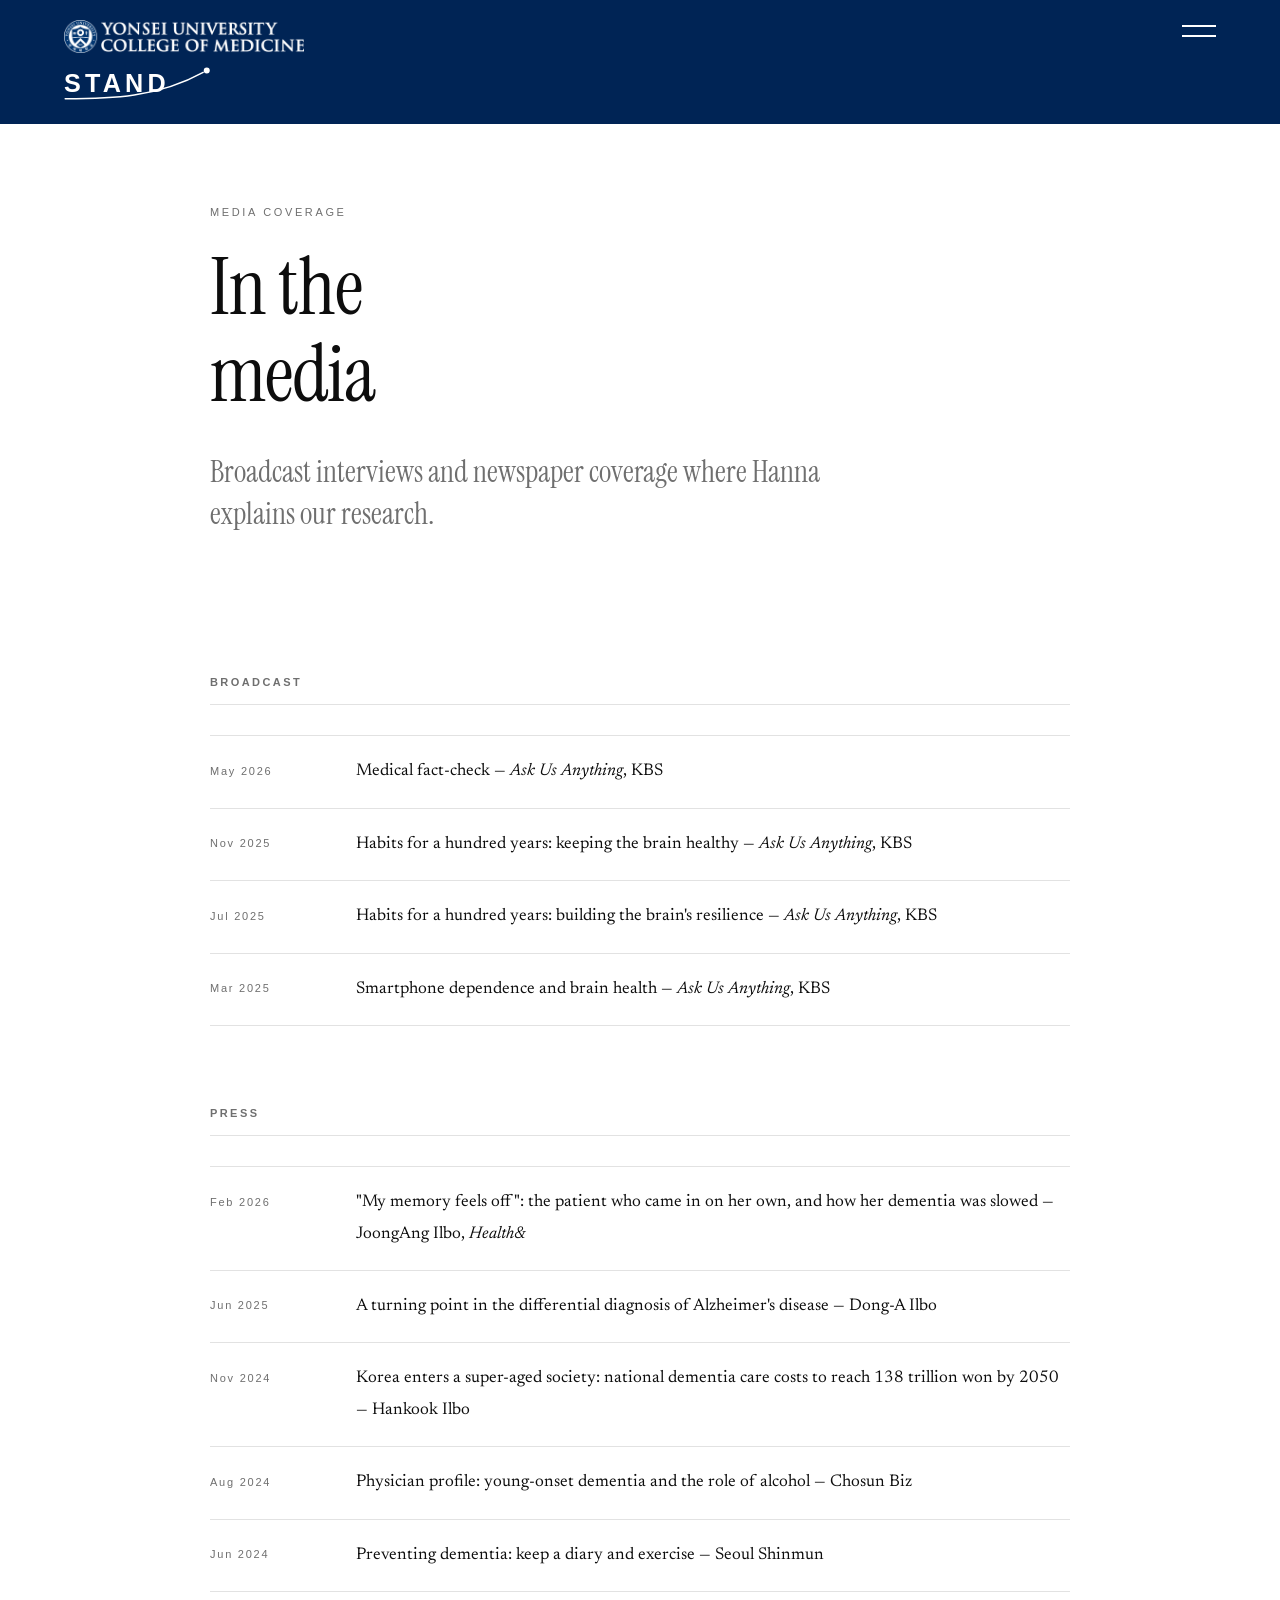
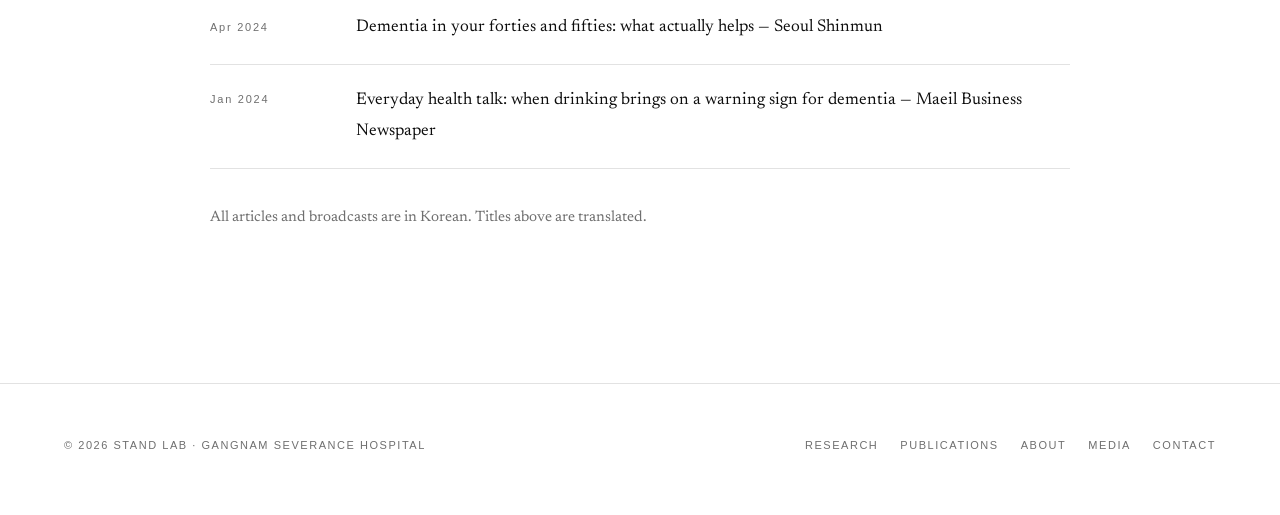
<file: media.html>
<!DOCTYPE html>
<html lang="en">
<head>
<meta charset="utf-8">
<meta name="viewport" content="width=device-width, initial-scale=1">
<title>Media coverage · STAND Lab</title>
<meta name="description" content="Broadcast interviews and press coverage of STAND Lab and its research on Alzheimer disease biomarkers.">
<meta property="og:title" content="Media coverage · STAND Lab">
<meta property="og:description" content="Broadcast interviews and press coverage of STAND Lab and its research on Alzheimer disease biomarkers.">
<meta property="og:type" content="website">
<link rel="preconnect" href="https://fonts.googleapis.com">
<link rel="preconnect" href="https://fonts.gstatic.com" crossorigin>
<link href="https://fonts.googleapis.com/css2?family=Instrument+Serif:ital@0;1&family=Newsreader:ital,opsz,wght@0,6..72,300;0,6..72,400;0,6..72,500;1,6..72,400&display=swap" rel="stylesheet">
<link rel="stylesheet" href="assets/css/style.css">
<link rel="icon" type="image/png" sizes="32x32" href="assets/img/favicon-32.png?v=2">
<link rel="icon" type="image/png" sizes="16x16" href="assets/img/favicon-16.png?v=2">
<link rel="apple-touch-icon" href="assets/img/apple-touch-icon.png?v=2">
<script>document.documentElement.classList.add('js');</script>
</head>
<body>

<a class="skip-link" href="#main">Skip to content</a>

<header class="site-header">
  <a class="brand" href="index.html" aria-label="STAND Lab, home">
    <img class="brand-logo" src="assets/img/yonsei-com-white.png" alt="Yonsei University College of Medicine">
    <svg class="stand-mark" viewBox="0 0 252 64" role="img" aria-label="STAND">
      <text x="0" y="46" font-family="-apple-system, BlinkMacSystemFont, 'Helvetica Neue', Arial, sans-serif" font-size="42" font-weight="700" letter-spacing="7" fill="currentColor">STAND</text>
      <path d="M 2 58 C 78 58, 156 56, 232 14" fill="none" stroke="currentColor" stroke-width="2.5" stroke-linecap="round"/>
      <circle cx="238" cy="11" r="5" fill="currentColor"/>
    </svg>
  </a>
  <button class="menu-btn" id="menuBtn" aria-expanded="false" aria-controls="menu" aria-label="Open menu">
    <span></span><span></span>
  </button>
</header>

<div class="menu" id="menu" hidden>
  <nav aria-label="Main">
    <a href="index.html"><span>Home</span></a>
    <a href="research.html"><span>Research</span></a>
    <a href="publications.html"><span>Publications</span></a>
    <a href="about.html"><span>About</span></a>
    <a href="media.html" aria-current="page"><span>Media</span></a>
  </nav>
  <p class="menu-foot"><a href="mailto:iguhanna@yuhs.ac">iguhanna@yuhs.ac</a></p>
</div>

<main id="main">
  <section class="page-head">
    <div class="measure">
      <p class="kicker">Media coverage</p>
      <h1 class="page-title">In the<br>media</h1>
      <p class="page-intro">
        Broadcast interviews and newspaper coverage where Hanna explains our research.
      </p>
    </div>
  </section>

  <section class="section">
    <div class="measure">
      <h2 class="subhead">Broadcast</h2>
      <ul class="media-list">
        <li><time datetime="2026-05">May 2026</time><p>Medical fact-check — <em>Ask Us Anything</em>, KBS</p></li>
        <li><time datetime="2025-11">Nov 2025</time><p>Habits for a hundred years: keeping the brain healthy — <em>Ask Us Anything</em>, KBS</p></li>
        <li><time datetime="2025-07">Jul 2025</time><p>Habits for a hundred years: building the brain's resilience — <em>Ask Us Anything</em>, KBS</p></li>
        <li><time datetime="2025-03">Mar 2025</time><p>Smartphone dependence and brain health — <em>Ask Us Anything</em>, KBS</p></li>
      </ul>

      <h2 class="subhead">Press</h2>
      <ul class="media-list">
        <li><time datetime="2026-02">Feb 2026</time><p>"My memory feels off": the patient who came in on her own, and how her dementia was slowed — JoongAng Ilbo, <em>Health&amp;</em></p></li>
        <li><time datetime="2025-06">Jun 2025</time><p>A turning point in the differential diagnosis of Alzheimer's disease — Dong-A Ilbo</p></li>
        <li><time datetime="2024-11">Nov 2024</time><p>Korea enters a super-aged society: national dementia care costs to reach 138 trillion won by 2050 — Hankook Ilbo</p></li>
        <li><time datetime="2024-08">Aug 2024</time><p>Physician profile: young-onset dementia and the role of alcohol — Chosun Biz</p></li>
        <li><time datetime="2024-06">Jun 2024</time><p>Preventing dementia: keep a diary and exercise — Seoul Shinmun</p></li>
        <li><time datetime="2024-04">Apr 2024</time><p>Dementia in your forties and fifties: what actually helps — Seoul Shinmun</p></li>
        <li><time datetime="2024-01">Jan 2024</time><p>Everyday health talk: when drinking brings on a warning sign for dementia — Maeil Business Newspaper</p></li>
      </ul>

      <p class="prose note" style="margin-top:2.4em">
        All articles and broadcasts are in Korean. Titles above are translated.
       
      </p>
    </div>
  </section>
</main>

<footer class="site-footer">
  <div class="wide footer-inner">
    <p>© <span class="year">2026</span> STAND Lab · Gangnam Severance Hospital</p>
    <nav class="footer-nav" aria-label="Footer">
      <a href="research.html">Research</a>
      <a href="publications.html">Publications</a>
      <a href="about.html">About</a>
      <a href="media.html">Media</a>
      <a href="mailto:iguhanna@yuhs.ac">Contact</a>
    </nav>
  </div>
</footer>

<script src="assets/js/main.js"></script>
</body>
</html>
</file>
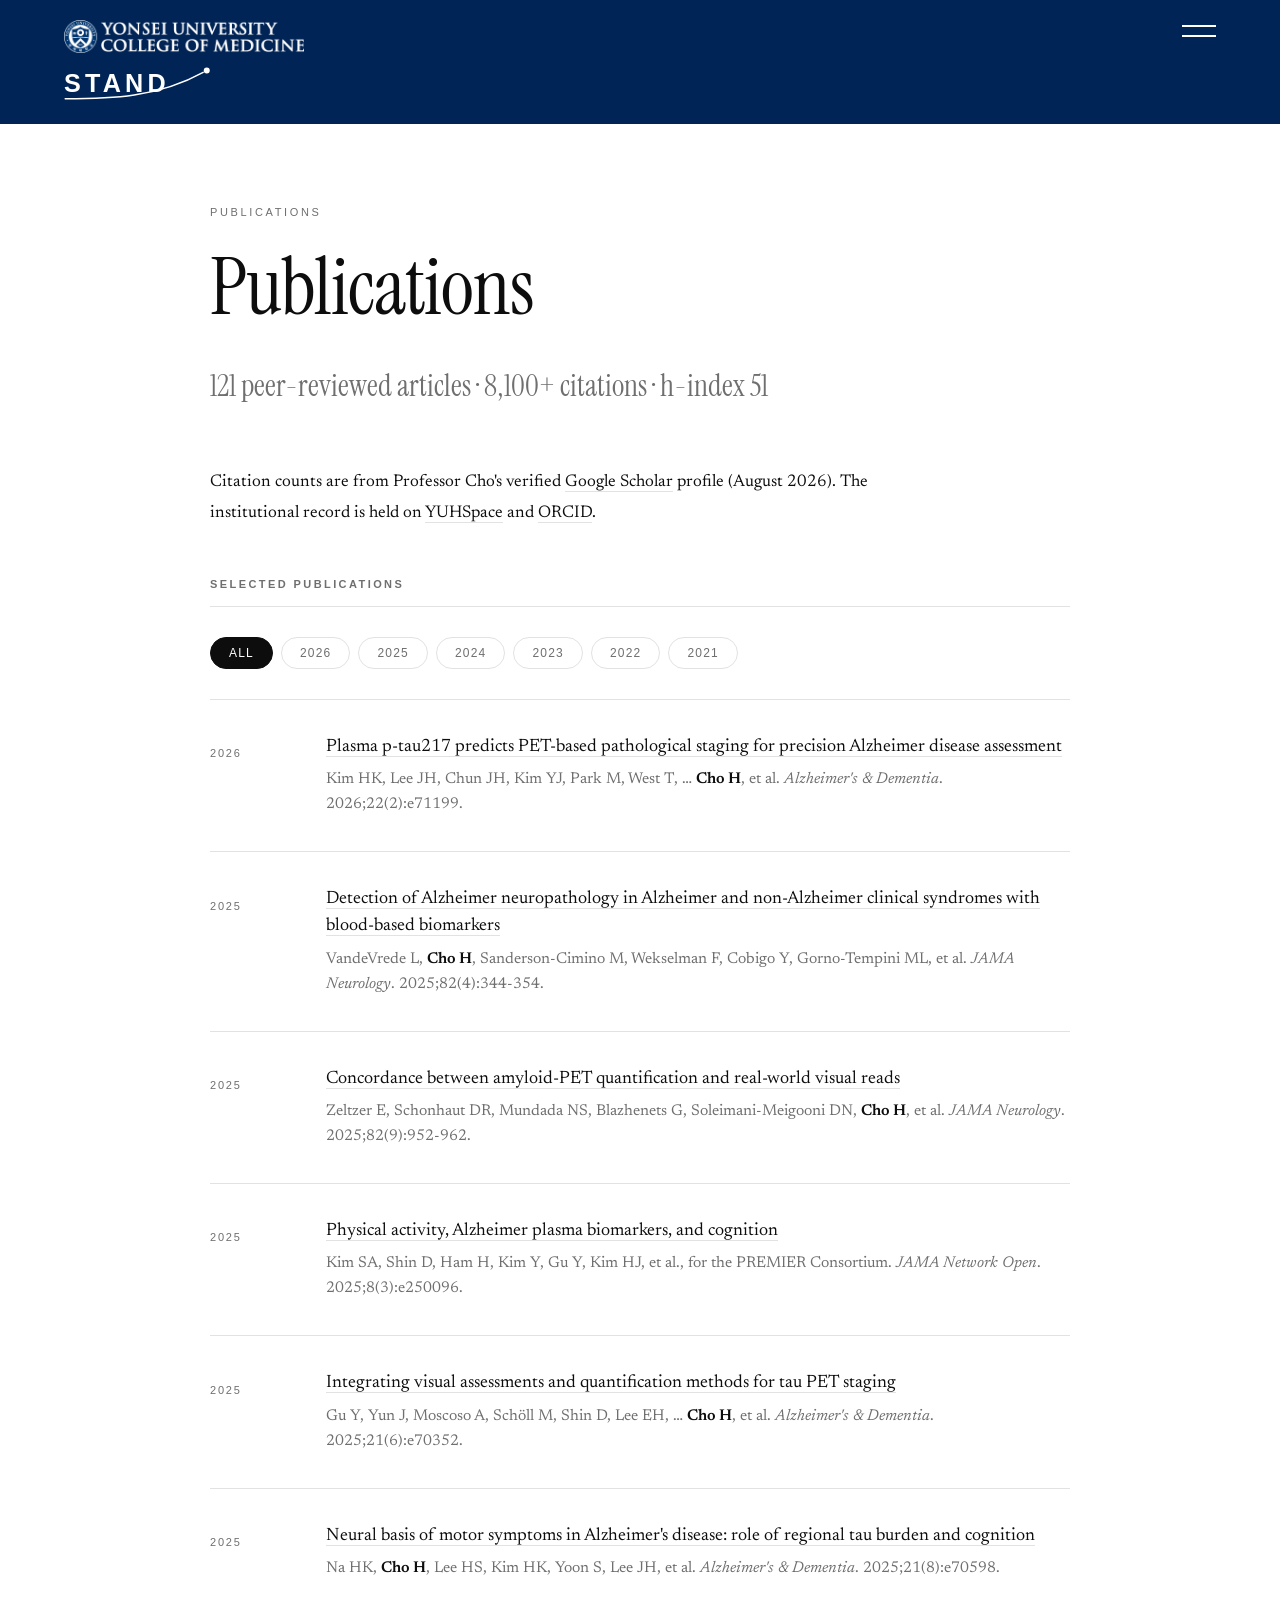
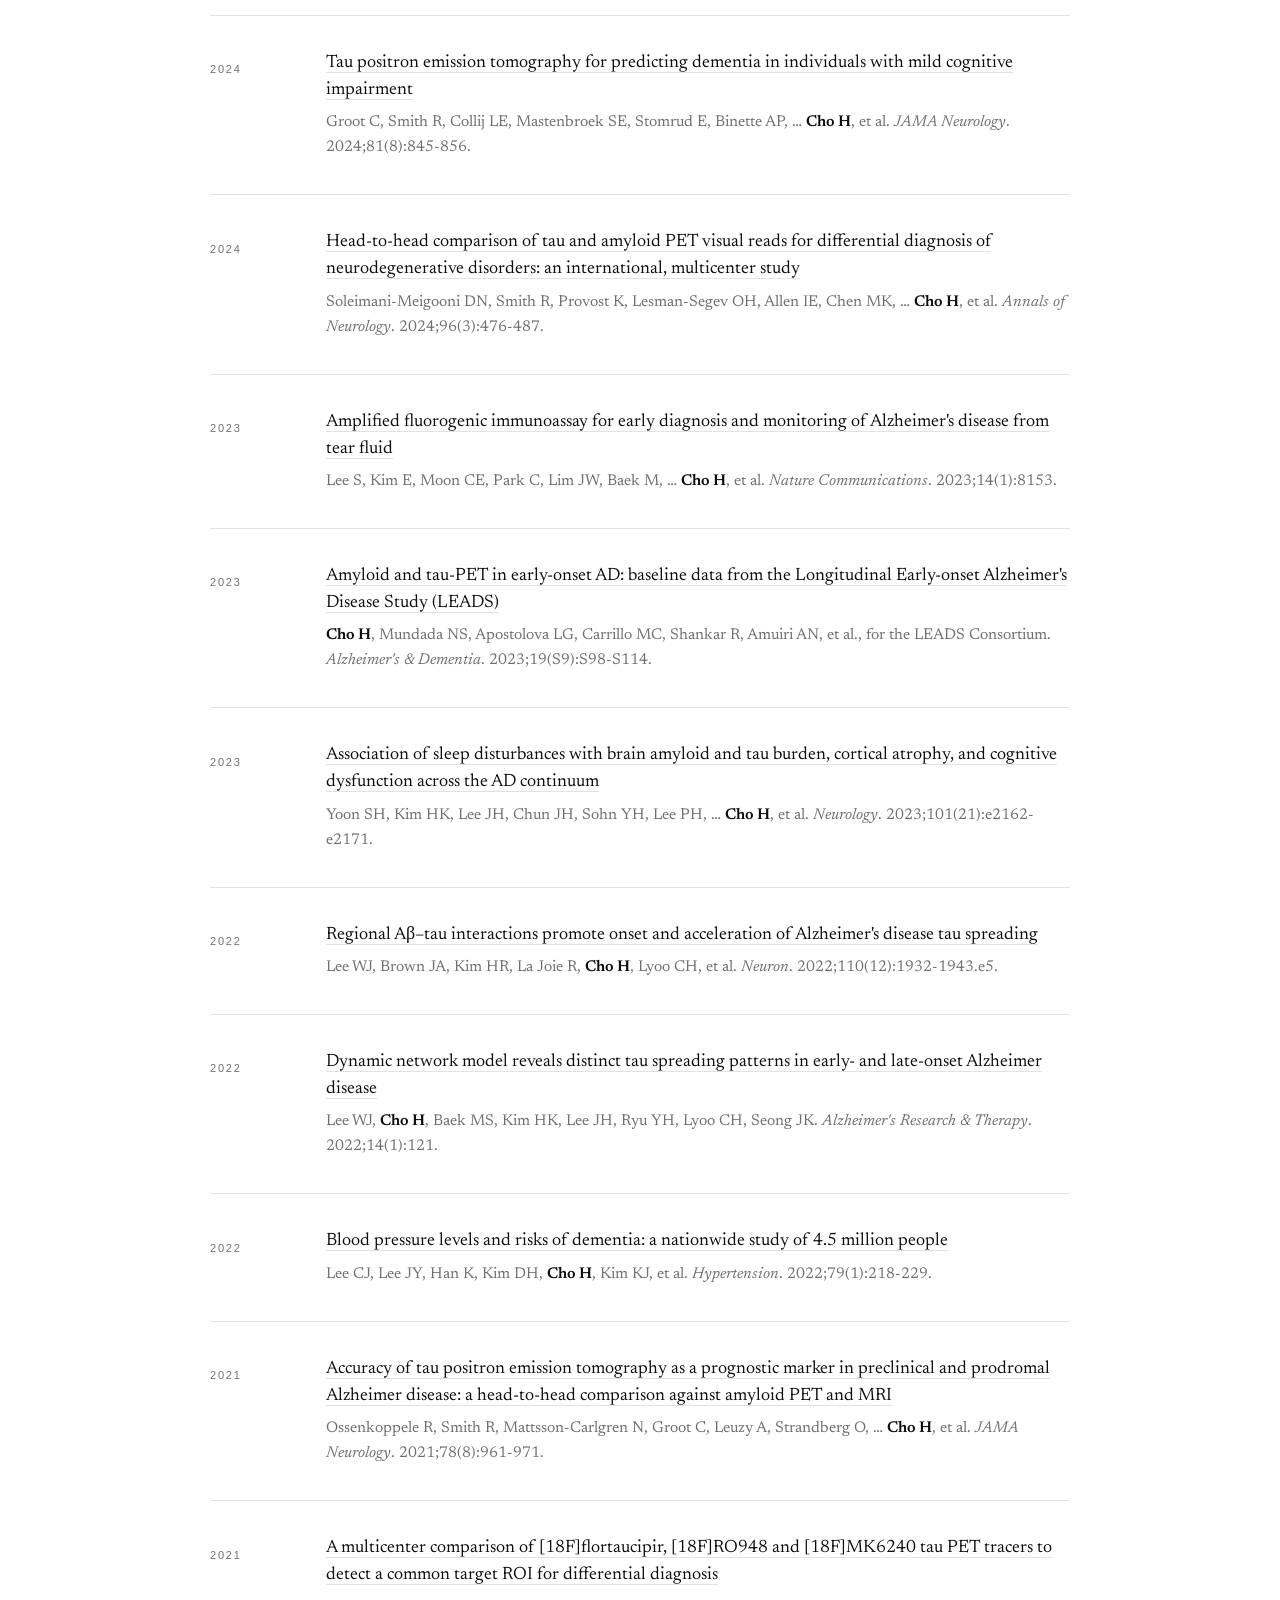
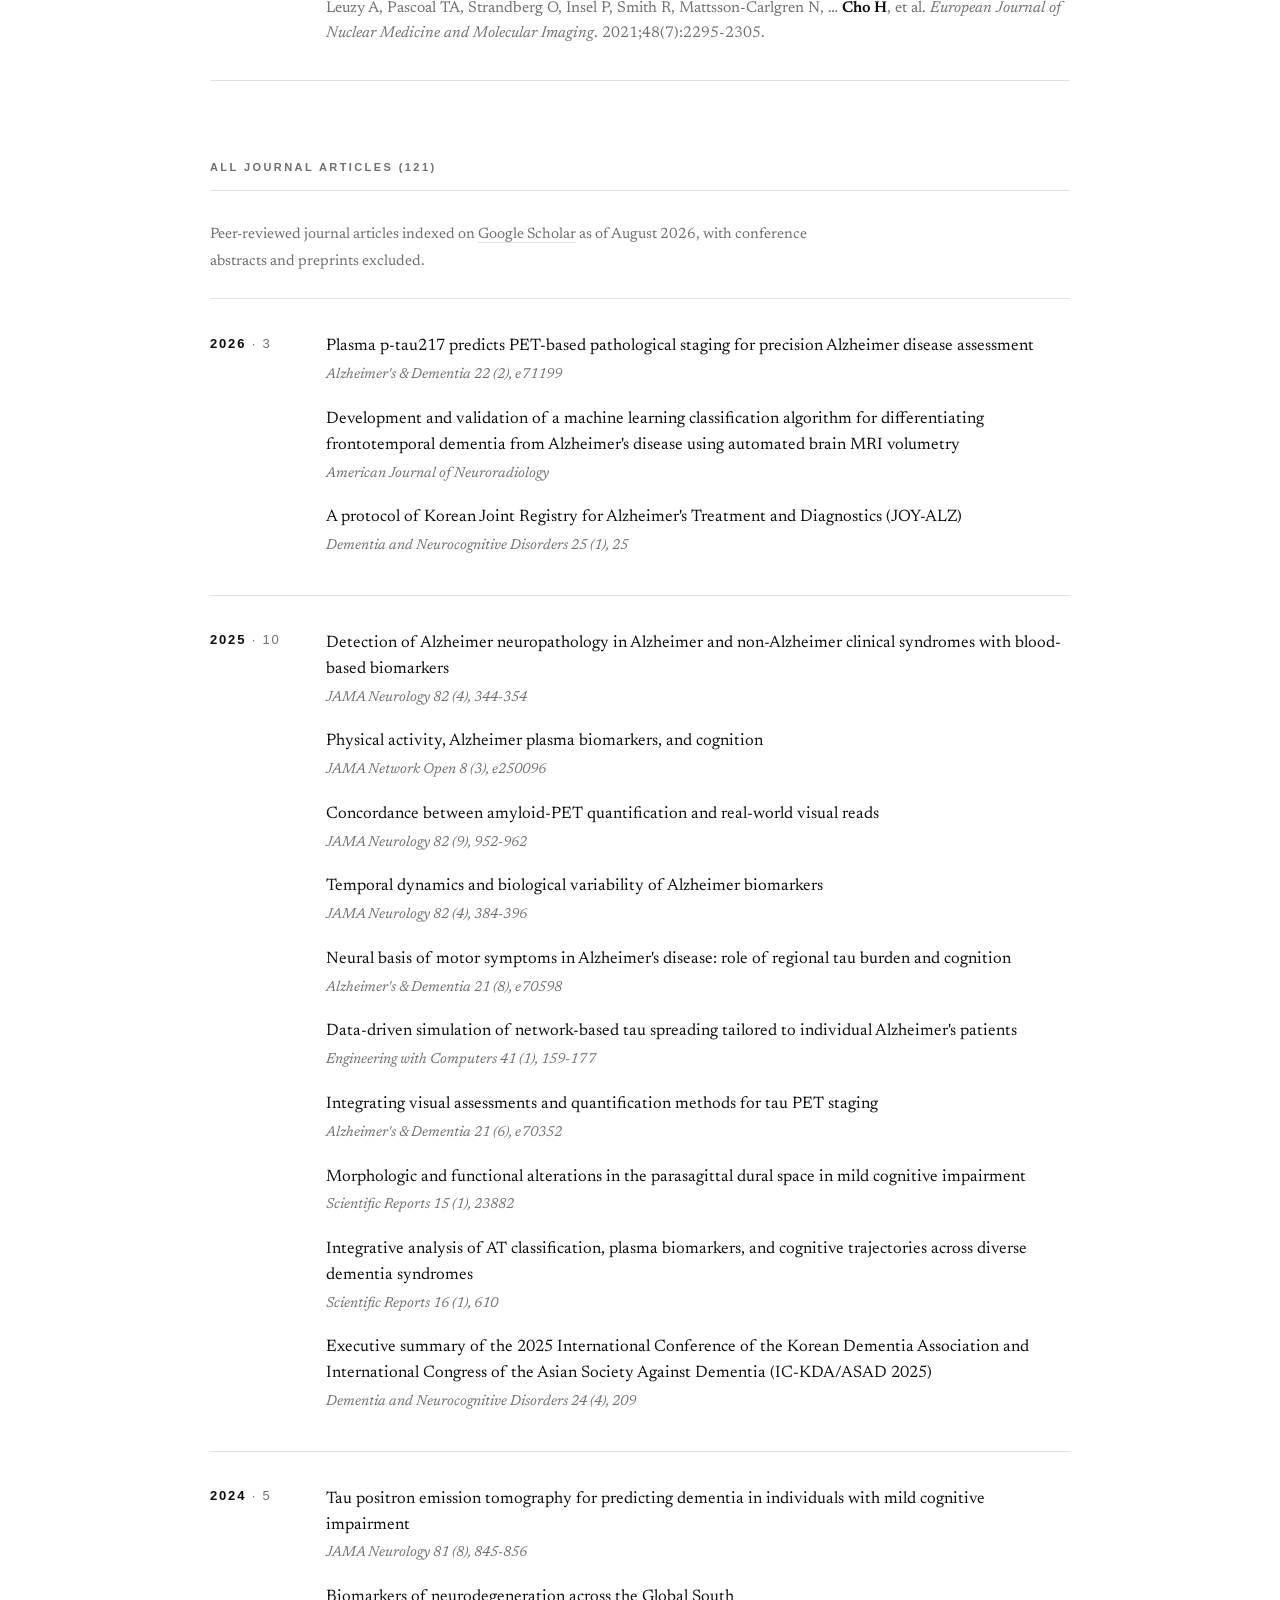
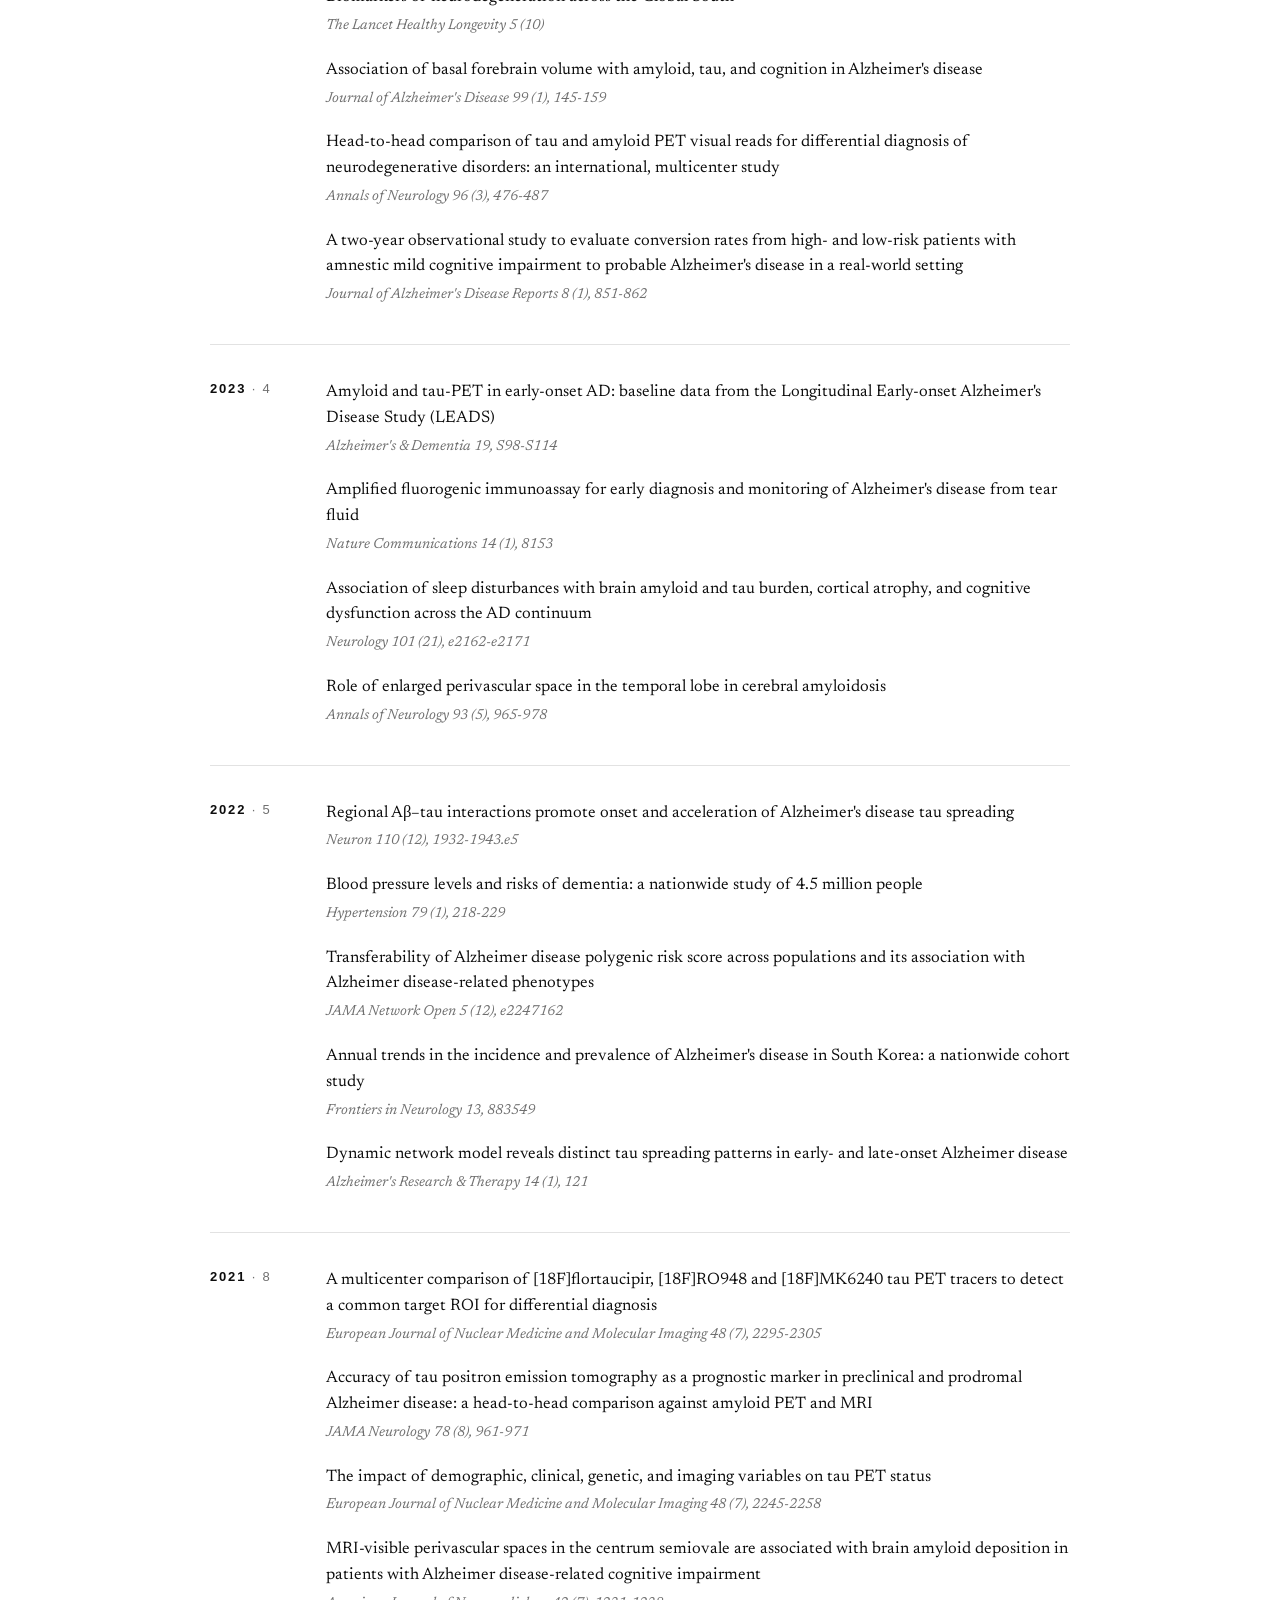
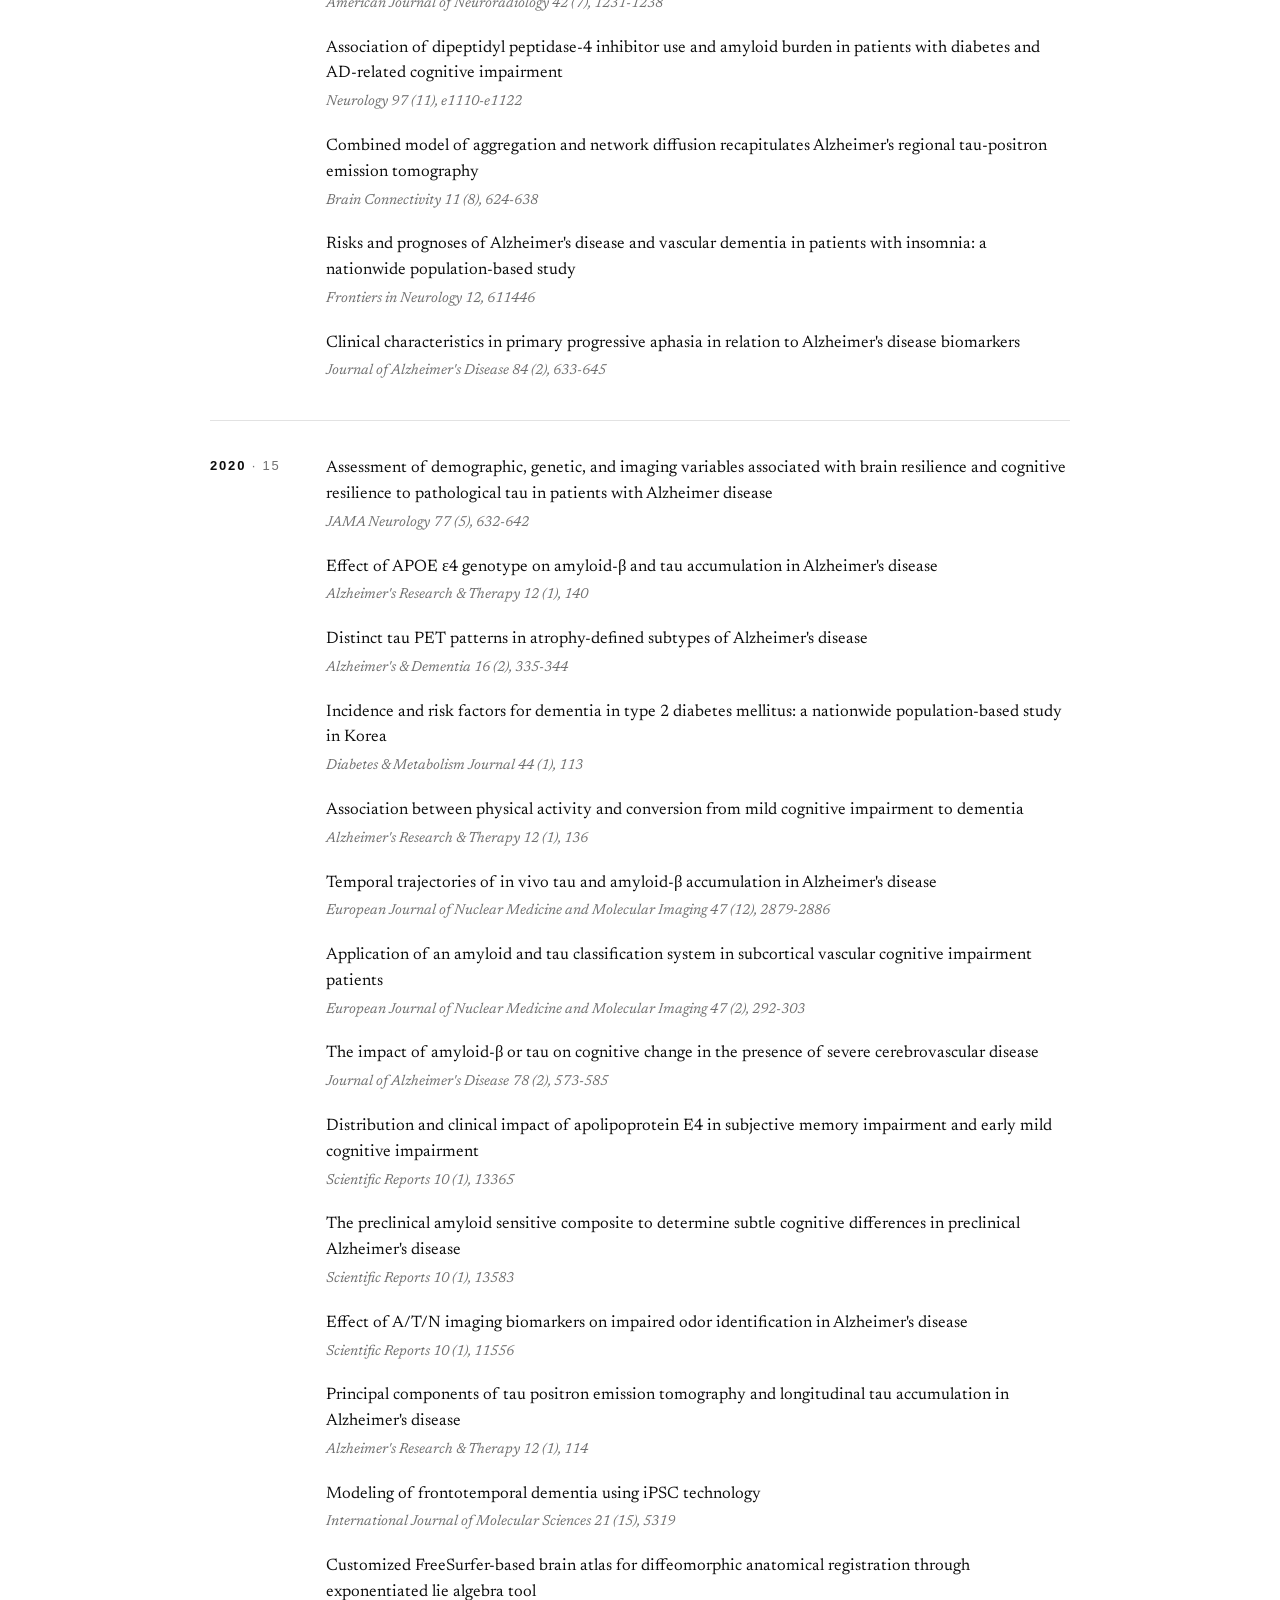
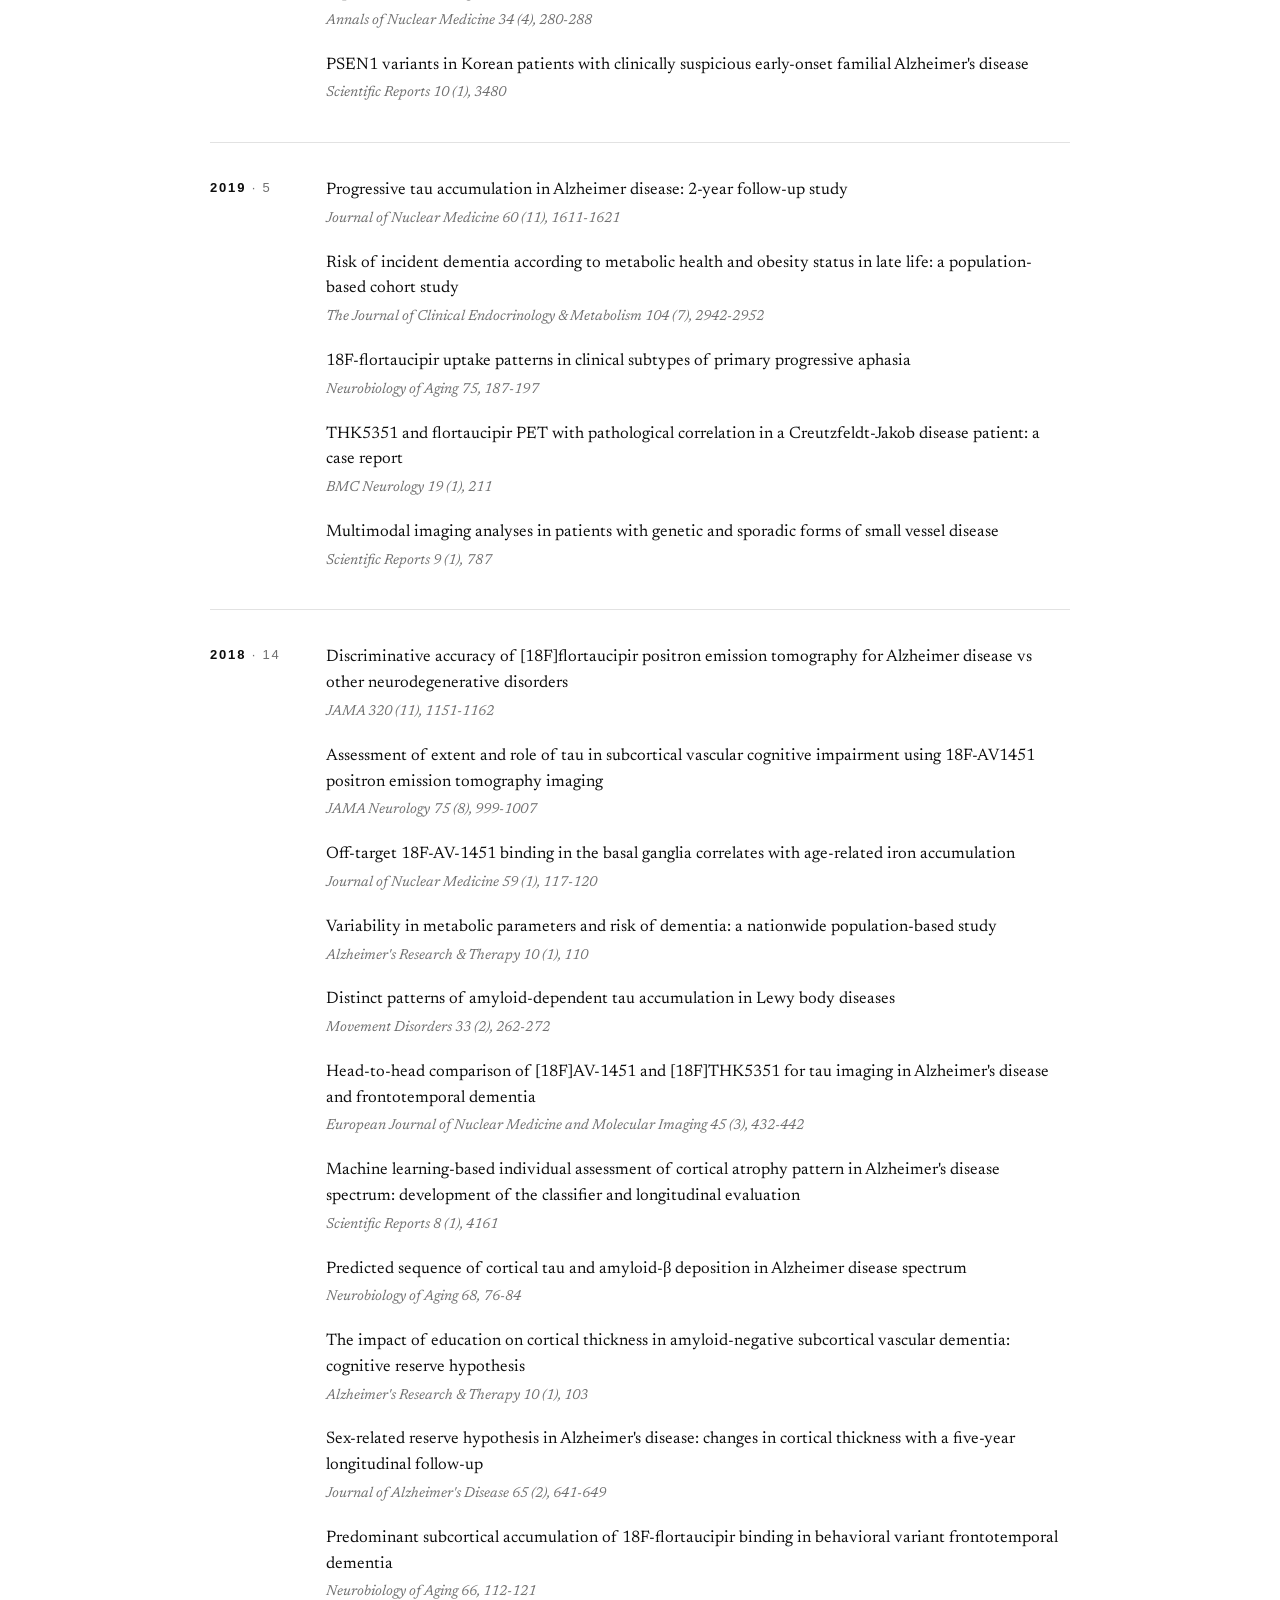
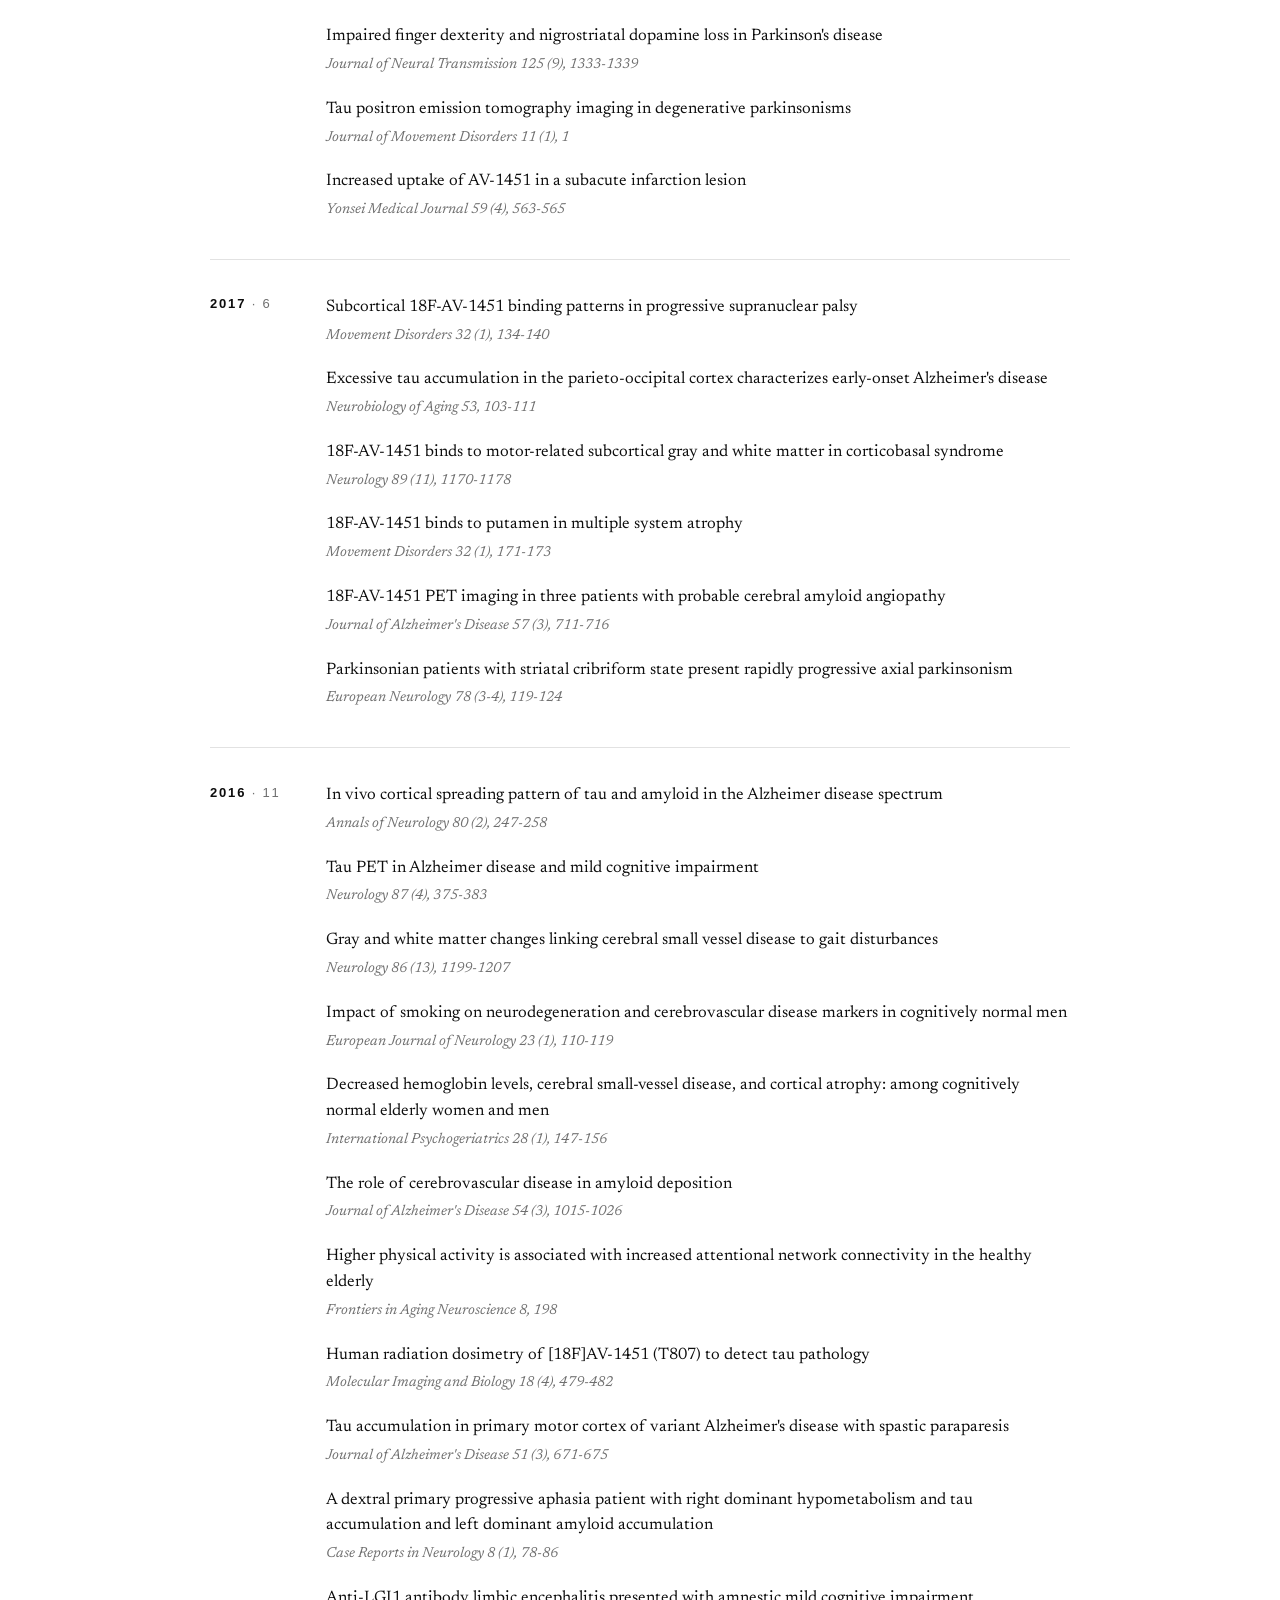
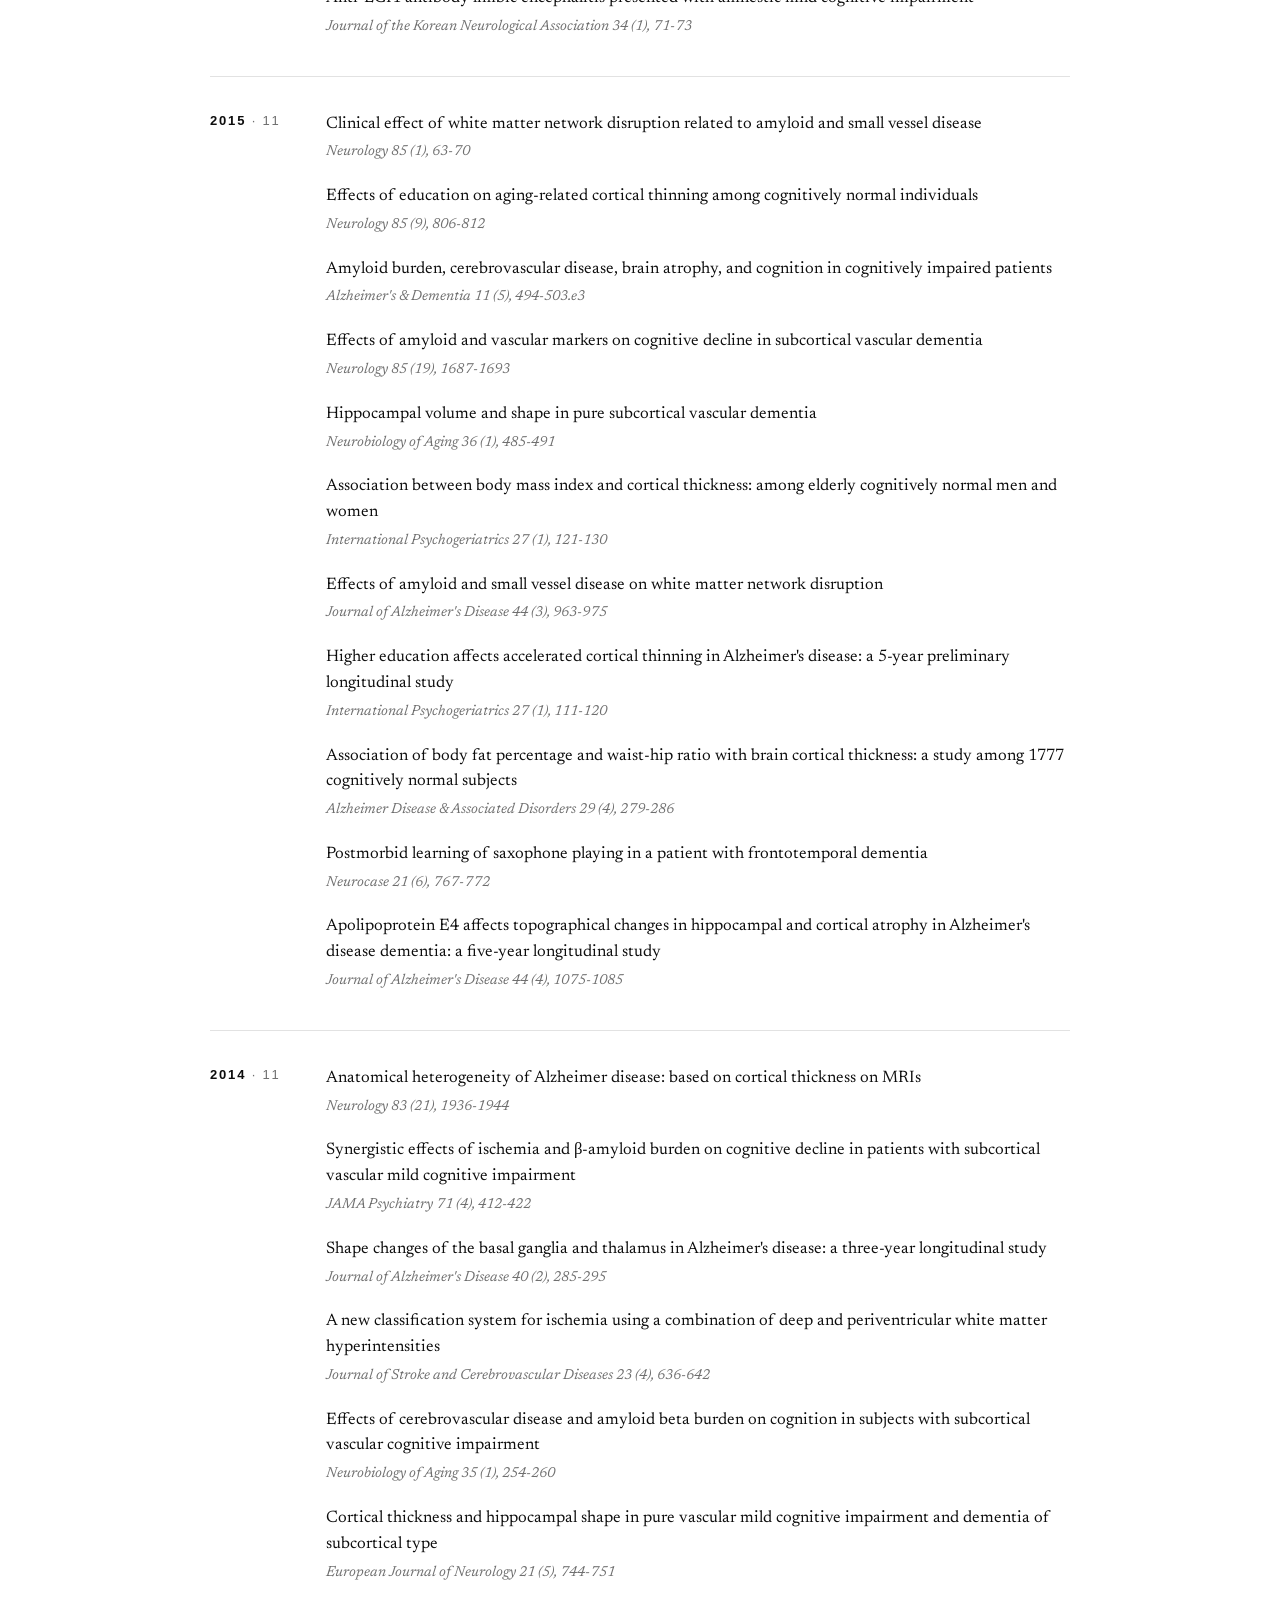
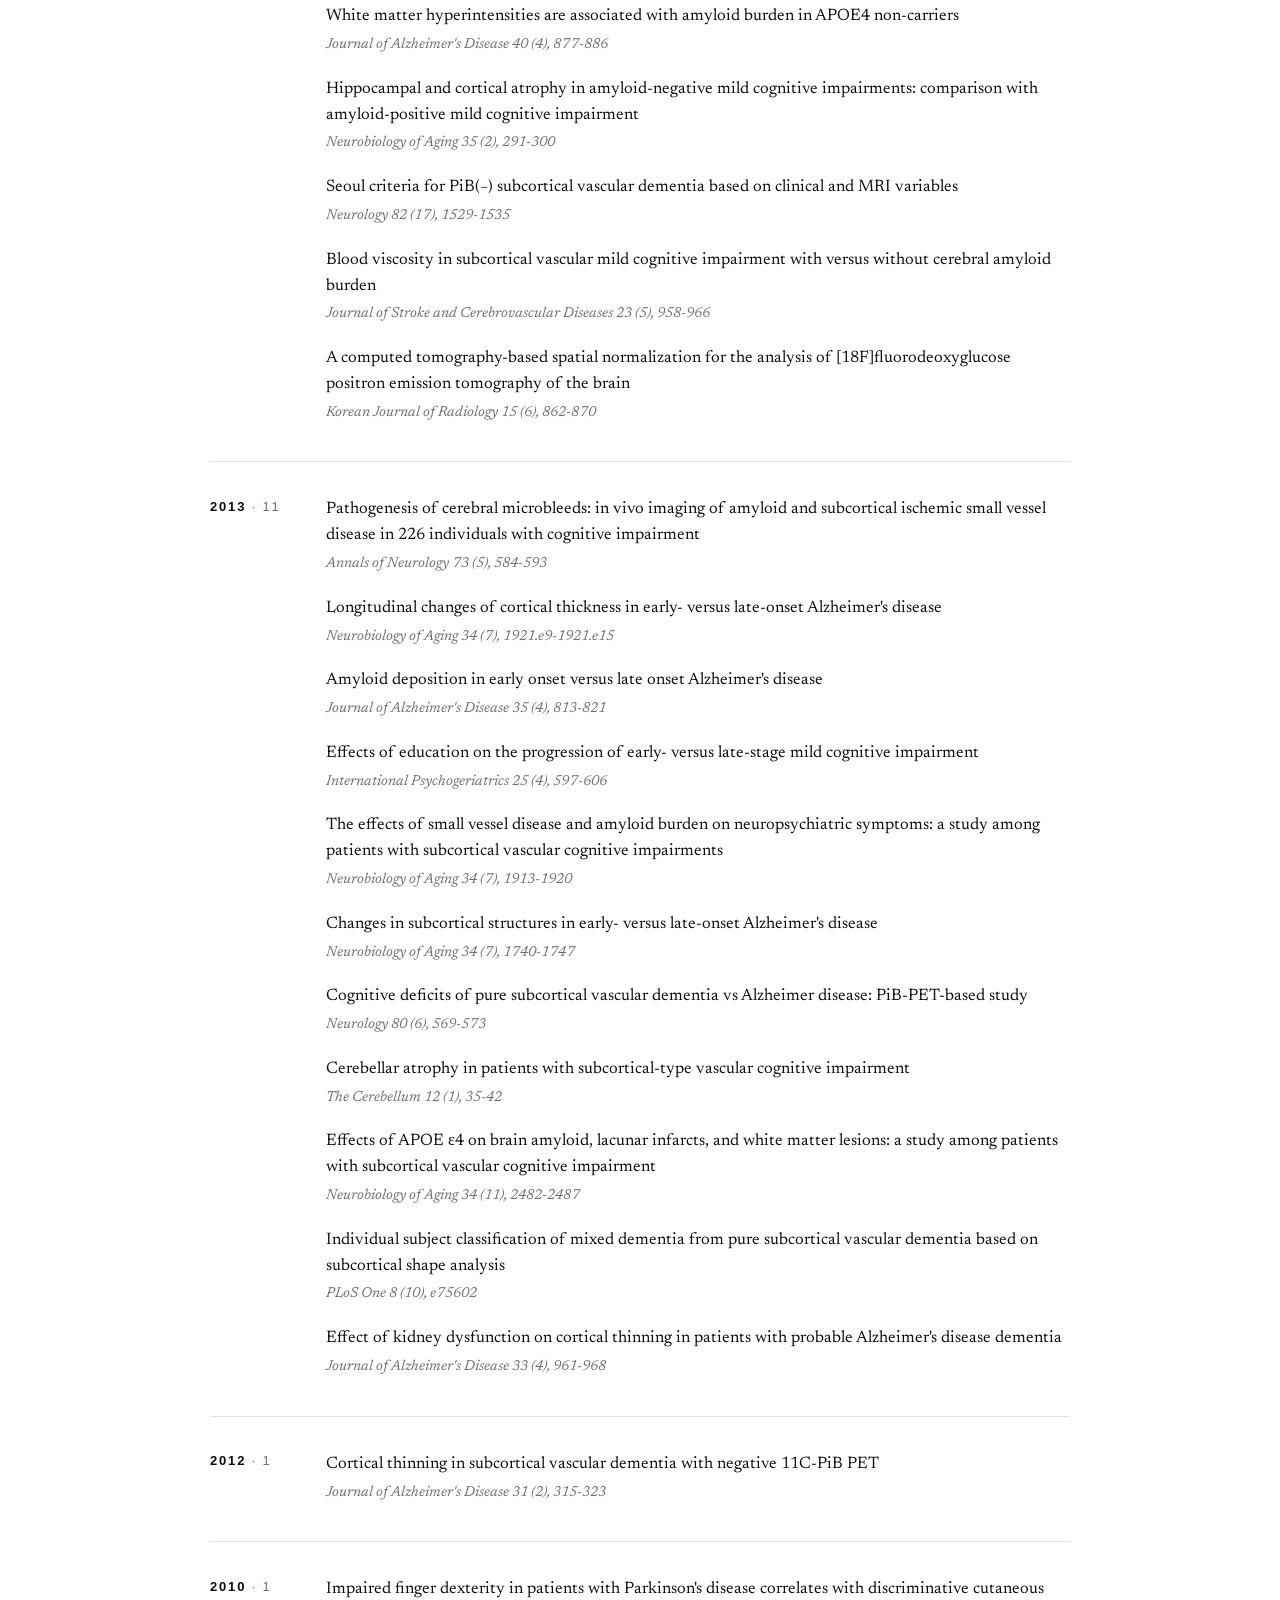
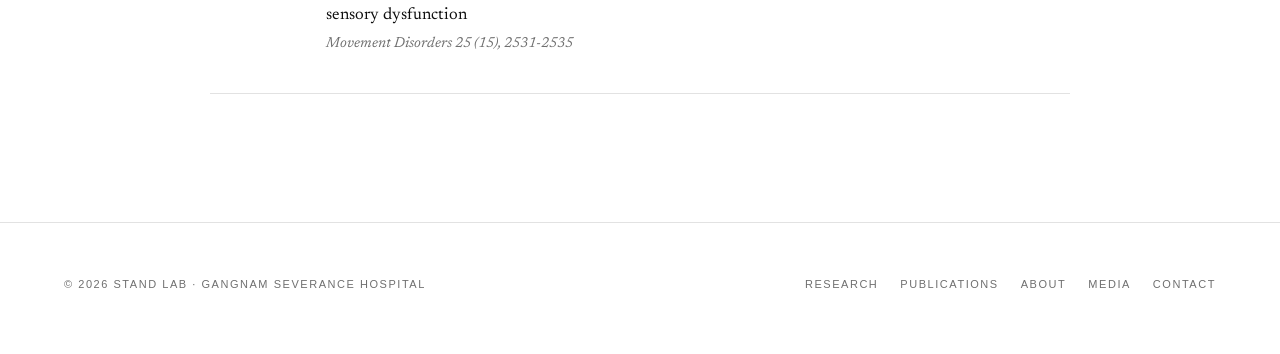
<file: publications.html>
<!DOCTYPE html>
<html lang="en">
<head>
<meta charset="utf-8">
<meta name="viewport" content="width=device-width, initial-scale=1">
<title>Publications · STAND Lab</title>
<meta name="description" content="121 peer-reviewed articles from STAND Lab — 8,100+ citations, h-index 51. Selected papers with DOIs and the complete year-by-year list.">
<meta property="og:title" content="Publications · STAND Lab">
<meta property="og:description" content="121 peer-reviewed articles from STAND Lab — 8,100+ citations, h-index 51. Selected papers with DOIs and the complete year-by-year list.">
<meta property="og:type" content="website">
<link rel="preconnect" href="https://fonts.googleapis.com">
<link rel="preconnect" href="https://fonts.gstatic.com" crossorigin>
<link href="https://fonts.googleapis.com/css2?family=Instrument+Serif:ital@0;1&family=Newsreader:ital,opsz,wght@0,6..72,300;0,6..72,400;0,6..72,500;1,6..72,400&display=swap" rel="stylesheet">
<link rel="stylesheet" href="assets/css/style.css">
<link rel="icon" type="image/png" sizes="32x32" href="assets/img/favicon-32.png?v=2">
<link rel="icon" type="image/png" sizes="16x16" href="assets/img/favicon-16.png?v=2">
<link rel="apple-touch-icon" href="assets/img/apple-touch-icon.png?v=2">
<script>document.documentElement.classList.add('js');</script>
</head>
<body>

<a class="skip-link" href="#main">Skip to content</a>

<header class="site-header">
  <a class="brand" href="index.html" aria-label="STAND Lab, home">
    <img class="brand-logo" src="assets/img/yonsei-com-white.png" alt="Yonsei University College of Medicine">
    <svg class="stand-mark" viewBox="0 0 252 64" role="img" aria-label="STAND">
      <text x="0" y="46" font-family="-apple-system, BlinkMacSystemFont, 'Helvetica Neue', Arial, sans-serif" font-size="42" font-weight="700" letter-spacing="7" fill="currentColor">STAND</text>
      <path d="M 2 58 C 78 58, 156 56, 232 14" fill="none" stroke="currentColor" stroke-width="2.5" stroke-linecap="round"/>
      <circle cx="238" cy="11" r="5" fill="currentColor"/>
    </svg>
  </a>
  <button class="menu-btn" id="menuBtn" aria-expanded="false" aria-controls="menu" aria-label="Open menu">
    <span></span><span></span>
  </button>
</header>

<div class="menu" id="menu" hidden>
  <nav aria-label="Main">
    <a href="index.html"><span>Home</span></a>
    <a href="research.html"><span>Research</span></a>
    <a href="publications.html" aria-current="page"><span>Publications</span></a>
    <a href="about.html"><span>About</span></a>
    <a href="media.html"><span>Media</span></a>
  </nav>
  <p class="menu-foot"><a href="mailto:iguhanna@yuhs.ac">iguhanna@yuhs.ac</a></p>
</div>

<main id="main">
  <section class="page-head">
    <div class="measure">
      <p class="kicker">Publications</p>
      <h1 class="page-title">Publications</h1>
      <p class="page-intro">
        121 peer-reviewed articles · 8,100+ citations · h-index 51
      </p>
    </div>
  </section>

  <section class="section">
    <div class="measure">
      <p class="prose">
        Citation counts are from Professor Cho's verified
        <a href="https://scholar.google.com/citations?user=NpDrWgkAAAAJ" target="_blank" rel="noopener">Google Scholar</a>
        profile (August 2026). The institutional record is held on
        <a href="https://ir.ymlib.yonsei.ac.kr/researcher-profile?ep=4388" target="_blank" rel="noopener">YUHSpace</a>
        and <a href="https://orcid.org/0000-0001-5936-1546" target="_blank" rel="noopener">ORCID</a>.
      </p>

      <h2 class="subhead" style="margin-top:clamp(28px,4vw,44px)">Selected publications</h2>

      <div class="filters" role="group" aria-label="Filter by year">
        <button class="chip is-active" data-filter="all">All</button>
        <button class="chip" data-filter="2026">2026</button>
        <button class="chip" data-filter="2025">2025</button>
        <button class="chip" data-filter="2024">2024</button>
        <button class="chip" data-filter="2023">2023</button>
        <button class="chip" data-filter="2022">2022</button>
        <button class="chip" data-filter="2021">2021</button>
      </div>

      <ol class="pubs">
        <li class="pub" data-year="2026">
          <span class="pub-year">2026</span>
          <div class="pub-body">
            <p class="pub-title"><a href="https://doi.org/10.1002/alz.71199" target="_blank" rel="noopener">Plasma p-tau217 predicts PET-based pathological staging for precision Alzheimer disease assessment</a></p>
            <p class="pub-meta">Kim HK, Lee JH, Chun JH, Kim YJ, Park M, West T, … <em>Cho H</em>, et al. <span class="venue">Alzheimer's &amp; Dementia</span>. 2026;22(2):e71199.</p>
          </div>
        </li>
        <li class="pub" data-year="2025">
          <span class="pub-year">2025</span>
          <div class="pub-body">
            <p class="pub-title"><a href="https://doi.org/10.1001/jamaneurol.2024.5017" target="_blank" rel="noopener">Detection of Alzheimer neuropathology in Alzheimer and non-Alzheimer clinical syndromes with blood-based biomarkers</a></p>
            <p class="pub-meta">VandeVrede L, <em>Cho H</em>, Sanderson-Cimino M, Wekselman F, Cobigo Y, Gorno-Tempini ML, et al. <span class="venue">JAMA Neurology</span>. 2025;82(4):344-354.</p>
          </div>
        </li>
        <li class="pub" data-year="2025">
          <span class="pub-year">2025</span>
          <div class="pub-body">
            <p class="pub-title"><a href="https://doi.org/10.1001/jamaneurol.2025.2218" target="_blank" rel="noopener">Concordance between amyloid-PET quantification and real-world visual reads</a></p>
            <p class="pub-meta">Zeltzer E, Schonhaut DR, Mundada NS, Blazhenets G, Soleimani-Meigooni DN, <em>Cho H</em>, et al. <span class="venue">JAMA Neurology</span>. 2025;82(9):952-962.</p>
          </div>
        </li>
        <li class="pub" data-year="2025">
          <span class="pub-year">2025</span>
          <div class="pub-body">
            <p class="pub-title"><a href="https://doi.org/10.1001/jamanetworkopen.2025.0096" target="_blank" rel="noopener">Physical activity, Alzheimer plasma biomarkers, and cognition</a></p>
            <p class="pub-meta">Kim SA, Shin D, Ham H, Kim Y, Gu Y, Kim HJ, et al., for the PREMIER Consortium. <span class="venue">JAMA Network Open</span>. 2025;8(3):e250096.</p>
          </div>
        </li>
        <li class="pub" data-year="2025">
          <span class="pub-year">2025</span>
          <div class="pub-body">
            <p class="pub-title"><a href="https://doi.org/10.1002/alz.70352" target="_blank" rel="noopener">Integrating visual assessments and quantification methods for tau PET staging</a></p>
            <p class="pub-meta">Gu Y, Yun J, Moscoso A, Schöll M, Shin D, Lee EH, … <em>Cho H</em>, et al. <span class="venue">Alzheimer's &amp; Dementia</span>. 2025;21(6):e70352.</p>
          </div>
        </li>
        <li class="pub" data-year="2025">
          <span class="pub-year">2025</span>
          <div class="pub-body">
            <p class="pub-title"><a href="https://doi.org/10.1002/alz.70598" target="_blank" rel="noopener">Neural basis of motor symptoms in Alzheimer's disease: role of regional tau burden and cognition</a></p>
            <p class="pub-meta">Na HK, <em>Cho H</em>, Lee HS, Kim HK, Yoon S, Lee JH, et al. <span class="venue">Alzheimer's &amp; Dementia</span>. 2025;21(8):e70598.</p>
          </div>
        </li>
        <li class="pub" data-year="2024">
          <span class="pub-year">2024</span>
          <div class="pub-body">
            <p class="pub-title"><a href="https://doi.org/10.1001/jamaneurol.2024.1612" target="_blank" rel="noopener">Tau positron emission tomography for predicting dementia in individuals with mild cognitive impairment</a></p>
            <p class="pub-meta">Groot C, Smith R, Collij LE, Mastenbroek SE, Stomrud E, Binette AP, … <em>Cho H</em>, et al. <span class="venue">JAMA Neurology</span>. 2024;81(8):845-856.</p>
          </div>
        </li>
        <li class="pub" data-year="2024">
          <span class="pub-year">2024</span>
          <div class="pub-body">
            <p class="pub-title"><a href="https://doi.org/10.1002/ana.27008" target="_blank" rel="noopener">Head-to-head comparison of tau and amyloid PET visual reads for differential diagnosis of neurodegenerative disorders: an international, multicenter study</a></p>
            <p class="pub-meta">Soleimani-Meigooni DN, Smith R, Provost K, Lesman-Segev OH, Allen IE, Chen MK, … <em>Cho H</em>, et al. <span class="venue">Annals of Neurology</span>. 2024;96(3):476-487.</p>
          </div>
        </li>
        <li class="pub" data-year="2023">
          <span class="pub-year">2023</span>
          <div class="pub-body">
            <p class="pub-title"><a href="https://doi.org/10.1038/s41467-023-43995-5" target="_blank" rel="noopener">Amplified fluorogenic immunoassay for early diagnosis and monitoring of Alzheimer's disease from tear fluid</a></p>
            <p class="pub-meta">Lee S, Kim E, Moon CE, Park C, Lim JW, Baek M, … <em>Cho H</em>, et al. <span class="venue">Nature Communications</span>. 2023;14(1):8153.</p>
          </div>
        </li>
        <li class="pub" data-year="2023">
          <span class="pub-year">2023</span>
          <div class="pub-body">
            <p class="pub-title"><a href="https://doi.org/10.1002/alz.13453" target="_blank" rel="noopener">Amyloid and tau-PET in early-onset AD: baseline data from the Longitudinal Early-onset Alzheimer's Disease Study (LEADS)</a></p>
            <p class="pub-meta"><em>Cho H</em>, Mundada NS, Apostolova LG, Carrillo MC, Shankar R, Amuiri AN, et al., for the LEADS Consortium. <span class="venue">Alzheimer's &amp; Dementia</span>. 2023;19(S9):S98-S114.</p>
          </div>
        </li>
        <li class="pub" data-year="2023">
          <span class="pub-year">2023</span>
          <div class="pub-body">
            <p class="pub-title"><a href="https://doi.org/10.1212/WNL.0000000000207917" target="_blank" rel="noopener">Association of sleep disturbances with brain amyloid and tau burden, cortical atrophy, and cognitive dysfunction across the AD continuum</a></p>
            <p class="pub-meta">Yoon SH, Kim HK, Lee JH, Chun JH, Sohn YH, Lee PH, … <em>Cho H</em>, et al. <span class="venue">Neurology</span>. 2023;101(21):e2162-e2171.</p>
          </div>
        </li>
        <li class="pub" data-year="2022">
          <span class="pub-year">2022</span>
          <div class="pub-body">
            <p class="pub-title"><a href="https://doi.org/10.1016/j.neuron.2022.03.034" target="_blank" rel="noopener">Regional Aβ–tau interactions promote onset and acceleration of Alzheimer's disease tau spreading</a></p>
            <p class="pub-meta">Lee WJ, Brown JA, Kim HR, La Joie R, <em>Cho H</em>, Lyoo CH, et al. <span class="venue">Neuron</span>. 2022;110(12):1932-1943.e5.</p>
          </div>
        </li>
        <li class="pub" data-year="2022">
          <span class="pub-year">2022</span>
          <div class="pub-body">
            <p class="pub-title"><a href="https://doi.org/10.1186/s13195-022-01061-0" target="_blank" rel="noopener">Dynamic network model reveals distinct tau spreading patterns in early- and late-onset Alzheimer disease</a></p>
            <p class="pub-meta">Lee WJ, <em>Cho H</em>, Baek MS, Kim HK, Lee JH, Ryu YH, Lyoo CH, Seong JK. <span class="venue">Alzheimer's Research &amp; Therapy</span>. 2022;14(1):121.</p>
          </div>
        </li>
        <li class="pub" data-year="2022">
          <span class="pub-year">2022</span>
          <div class="pub-body">
            <p class="pub-title"><a href="https://doi.org/10.1161/HYPERTENSIONAHA.121.17283" target="_blank" rel="noopener">Blood pressure levels and risks of dementia: a nationwide study of 4.5 million people</a></p>
            <p class="pub-meta">Lee CJ, Lee JY, Han K, Kim DH, <em>Cho H</em>, Kim KJ, et al. <span class="venue">Hypertension</span>. 2022;79(1):218-229.</p>
          </div>
        </li>
        <li class="pub" data-year="2021">
          <span class="pub-year">2021</span>
          <div class="pub-body">
            <p class="pub-title"><a href="https://doi.org/10.1001/jamaneurol.2021.1858" target="_blank" rel="noopener">Accuracy of tau positron emission tomography as a prognostic marker in preclinical and prodromal Alzheimer disease: a head-to-head comparison against amyloid PET and MRI</a></p>
            <p class="pub-meta">Ossenkoppele R, Smith R, Mattsson-Carlgren N, Groot C, Leuzy A, Strandberg O, … <em>Cho H</em>, et al. <span class="venue">JAMA Neurology</span>. 2021;78(8):961-971.</p>
          </div>
        </li>
        <li class="pub" data-year="2021">
          <span class="pub-year">2021</span>
          <div class="pub-body">
            <p class="pub-title"><a href="https://doi.org/10.1007/s00259-021-05401-4" target="_blank" rel="noopener">A multicenter comparison of [18F]flortaucipir, [18F]RO948 and [18F]MK6240 tau PET tracers to detect a common target ROI for differential diagnosis</a></p>
            <p class="pub-meta">Leuzy A, Pascoal TA, Strandberg O, Insel P, Smith R, Mattsson-Carlgren N, … <em>Cho H</em>, et al. <span class="venue">European Journal of Nuclear Medicine and Molecular Imaging</span>. 2021;48(7):2295-2305.</p>
          </div>
        </li>
      </ol>

      <h2 class="subhead">All journal articles (121)</h2>
      <p class="prose note">
        Peer-reviewed journal articles indexed on
        <a href="https://scholar.google.com/citations?user=NpDrWgkAAAAJ" target="_blank" rel="noopener">Google Scholar</a>
        as of August 2026, with conference abstracts and preprints excluded.
      </p>
      <div class="archive">
      <div class="arc-group">
        <h3 class="arc-year">2026 <span>· 3</span></h3>
        <ul class="arc-list">
        <li>
          <p class="arc-title">Plasma p-tau217 predicts PET-based pathological staging for precision Alzheimer disease assessment</p>
          <p class="arc-venue">Alzheimer's &amp; Dementia 22 (2), e71199</p>
        </li>
        <li>
          <p class="arc-title">Development and validation of a machine learning classification algorithm for differentiating frontotemporal dementia from Alzheimer's disease using automated brain MRI volumetry</p>
          <p class="arc-venue">American Journal of Neuroradiology</p>
        </li>
        <li>
          <p class="arc-title">A protocol of Korean Joint Registry for Alzheimer's Treatment and Diagnostics (JOY-ALZ)</p>
          <p class="arc-venue">Dementia and Neurocognitive Disorders 25 (1), 25</p>
        </li>
        </ul>
      </div>
      <div class="arc-group">
        <h3 class="arc-year">2025 <span>· 10</span></h3>
        <ul class="arc-list">
        <li>
          <p class="arc-title">Detection of Alzheimer neuropathology in Alzheimer and non-Alzheimer clinical syndromes with blood-based biomarkers</p>
          <p class="arc-venue">JAMA Neurology 82 (4), 344-354</p>
        </li>
        <li>
          <p class="arc-title">Physical activity, Alzheimer plasma biomarkers, and cognition</p>
          <p class="arc-venue">JAMA Network Open 8 (3), e250096</p>
        </li>
        <li>
          <p class="arc-title">Concordance between amyloid-PET quantification and real-world visual reads</p>
          <p class="arc-venue">JAMA Neurology 82 (9), 952-962</p>
        </li>
        <li>
          <p class="arc-title">Temporal dynamics and biological variability of Alzheimer biomarkers</p>
          <p class="arc-venue">JAMA Neurology 82 (4), 384-396</p>
        </li>
        <li>
          <p class="arc-title">Neural basis of motor symptoms in Alzheimer's disease: role of regional tau burden and cognition</p>
          <p class="arc-venue">Alzheimer's &amp; Dementia 21 (8), e70598</p>
        </li>
        <li>
          <p class="arc-title">Data-driven simulation of network-based tau spreading tailored to individual Alzheimer's patients</p>
          <p class="arc-venue">Engineering with Computers 41 (1), 159-177</p>
        </li>
        <li>
          <p class="arc-title">Integrating visual assessments and quantification methods for tau PET staging</p>
          <p class="arc-venue">Alzheimer's &amp; Dementia 21 (6), e70352</p>
        </li>
        <li>
          <p class="arc-title">Morphologic and functional alterations in the parasagittal dural space in mild cognitive impairment</p>
          <p class="arc-venue">Scientific Reports 15 (1), 23882</p>
        </li>
        <li>
          <p class="arc-title">Integrative analysis of AT classification, plasma biomarkers, and cognitive trajectories across diverse dementia syndromes</p>
          <p class="arc-venue">Scientific Reports 16 (1), 610</p>
        </li>
        <li>
          <p class="arc-title">Executive summary of the 2025 International Conference of the Korean Dementia Association and International Congress of the Asian Society Against Dementia (IC-KDA/ASAD 2025)</p>
          <p class="arc-venue">Dementia and Neurocognitive Disorders 24 (4), 209</p>
        </li>
        </ul>
      </div>
      <div class="arc-group">
        <h3 class="arc-year">2024 <span>· 5</span></h3>
        <ul class="arc-list">
        <li>
          <p class="arc-title">Tau positron emission tomography for predicting dementia in individuals with mild cognitive impairment</p>
          <p class="arc-venue">JAMA Neurology 81 (8), 845-856</p>
        </li>
        <li>
          <p class="arc-title">Biomarkers of neurodegeneration across the Global South</p>
          <p class="arc-venue">The Lancet Healthy Longevity 5 (10)</p>
        </li>
        <li>
          <p class="arc-title">Association of basal forebrain volume with amyloid, tau, and cognition in Alzheimer's disease</p>
          <p class="arc-venue">Journal of Alzheimer's Disease 99 (1), 145-159</p>
        </li>
        <li>
          <p class="arc-title">Head-to-head comparison of tau and amyloid PET visual reads for differential diagnosis of neurodegenerative disorders: an international, multicenter study</p>
          <p class="arc-venue">Annals of Neurology 96 (3), 476-487</p>
        </li>
        <li>
          <p class="arc-title">A two-year observational study to evaluate conversion rates from high- and low-risk patients with amnestic mild cognitive impairment to probable Alzheimer's disease in a real-world setting</p>
          <p class="arc-venue">Journal of Alzheimer's Disease Reports 8 (1), 851-862</p>
        </li>
        </ul>
      </div>
      <div class="arc-group">
        <h3 class="arc-year">2023 <span>· 4</span></h3>
        <ul class="arc-list">
        <li>
          <p class="arc-title">Amyloid and tau-PET in early-onset AD: baseline data from the Longitudinal Early-onset Alzheimer's Disease Study (LEADS)</p>
          <p class="arc-venue">Alzheimer's &amp; Dementia 19, S98-S114</p>
        </li>
        <li>
          <p class="arc-title">Amplified fluorogenic immunoassay for early diagnosis and monitoring of Alzheimer's disease from tear fluid</p>
          <p class="arc-venue">Nature Communications 14 (1), 8153</p>
        </li>
        <li>
          <p class="arc-title">Association of sleep disturbances with brain amyloid and tau burden, cortical atrophy, and cognitive dysfunction across the AD continuum</p>
          <p class="arc-venue">Neurology 101 (21), e2162-e2171</p>
        </li>
        <li>
          <p class="arc-title">Role of enlarged perivascular space in the temporal lobe in cerebral amyloidosis</p>
          <p class="arc-venue">Annals of Neurology 93 (5), 965-978</p>
        </li>
        </ul>
      </div>
      <div class="arc-group">
        <h3 class="arc-year">2022 <span>· 5</span></h3>
        <ul class="arc-list">
        <li>
          <p class="arc-title">Regional Aβ–tau interactions promote onset and acceleration of Alzheimer's disease tau spreading</p>
          <p class="arc-venue">Neuron 110 (12), 1932-1943.e5</p>
        </li>
        <li>
          <p class="arc-title">Blood pressure levels and risks of dementia: a nationwide study of 4.5 million people</p>
          <p class="arc-venue">Hypertension 79 (1), 218-229</p>
        </li>
        <li>
          <p class="arc-title">Transferability of Alzheimer disease polygenic risk score across populations and its association with Alzheimer disease-related phenotypes</p>
          <p class="arc-venue">JAMA Network Open 5 (12), e2247162</p>
        </li>
        <li>
          <p class="arc-title">Annual trends in the incidence and prevalence of Alzheimer's disease in South Korea: a nationwide cohort study</p>
          <p class="arc-venue">Frontiers in Neurology 13, 883549</p>
        </li>
        <li>
          <p class="arc-title">Dynamic network model reveals distinct tau spreading patterns in early- and late-onset Alzheimer disease</p>
          <p class="arc-venue">Alzheimer's Research &amp; Therapy 14 (1), 121</p>
        </li>
        </ul>
      </div>
      <div class="arc-group">
        <h3 class="arc-year">2021 <span>· 8</span></h3>
        <ul class="arc-list">
        <li>
          <p class="arc-title">A multicenter comparison of [18F]flortaucipir, [18F]RO948 and [18F]MK6240 tau PET tracers to detect a common target ROI for differential diagnosis</p>
          <p class="arc-venue">European Journal of Nuclear Medicine and Molecular Imaging 48 (7), 2295-2305</p>
        </li>
        <li>
          <p class="arc-title">Accuracy of tau positron emission tomography as a prognostic marker in preclinical and prodromal Alzheimer disease: a head-to-head comparison against amyloid PET and MRI</p>
          <p class="arc-venue">JAMA Neurology 78 (8), 961-971</p>
        </li>
        <li>
          <p class="arc-title">The impact of demographic, clinical, genetic, and imaging variables on tau PET status</p>
          <p class="arc-venue">European Journal of Nuclear Medicine and Molecular Imaging 48 (7), 2245-2258</p>
        </li>
        <li>
          <p class="arc-title">MRI-visible perivascular spaces in the centrum semiovale are associated with brain amyloid deposition in patients with Alzheimer disease-related cognitive impairment</p>
          <p class="arc-venue">American Journal of Neuroradiology 42 (7), 1231-1238</p>
        </li>
        <li>
          <p class="arc-title">Association of dipeptidyl peptidase-4 inhibitor use and amyloid burden in patients with diabetes and AD-related cognitive impairment</p>
          <p class="arc-venue">Neurology 97 (11), e1110-e1122</p>
        </li>
        <li>
          <p class="arc-title">Combined model of aggregation and network diffusion recapitulates Alzheimer's regional tau-positron emission tomography</p>
          <p class="arc-venue">Brain Connectivity 11 (8), 624-638</p>
        </li>
        <li>
          <p class="arc-title">Risks and prognoses of Alzheimer's disease and vascular dementia in patients with insomnia: a nationwide population-based study</p>
          <p class="arc-venue">Frontiers in Neurology 12, 611446</p>
        </li>
        <li>
          <p class="arc-title">Clinical characteristics in primary progressive aphasia in relation to Alzheimer's disease biomarkers</p>
          <p class="arc-venue">Journal of Alzheimer's Disease 84 (2), 633-645</p>
        </li>
        </ul>
      </div>
      <div class="arc-group">
        <h3 class="arc-year">2020 <span>· 15</span></h3>
        <ul class="arc-list">
        <li>
          <p class="arc-title">Assessment of demographic, genetic, and imaging variables associated with brain resilience and cognitive resilience to pathological tau in patients with Alzheimer disease</p>
          <p class="arc-venue">JAMA Neurology 77 (5), 632-642</p>
        </li>
        <li>
          <p class="arc-title">Effect of APOE ε4 genotype on amyloid-β and tau accumulation in Alzheimer's disease</p>
          <p class="arc-venue">Alzheimer's Research &amp; Therapy 12 (1), 140</p>
        </li>
        <li>
          <p class="arc-title">Distinct tau PET patterns in atrophy-defined subtypes of Alzheimer's disease</p>
          <p class="arc-venue">Alzheimer's &amp; Dementia 16 (2), 335-344</p>
        </li>
        <li>
          <p class="arc-title">Incidence and risk factors for dementia in type 2 diabetes mellitus: a nationwide population-based study in Korea</p>
          <p class="arc-venue">Diabetes &amp; Metabolism Journal 44 (1), 113</p>
        </li>
        <li>
          <p class="arc-title">Association between physical activity and conversion from mild cognitive impairment to dementia</p>
          <p class="arc-venue">Alzheimer's Research &amp; Therapy 12 (1), 136</p>
        </li>
        <li>
          <p class="arc-title">Temporal trajectories of in vivo tau and amyloid-β accumulation in Alzheimer's disease</p>
          <p class="arc-venue">European Journal of Nuclear Medicine and Molecular Imaging 47 (12), 2879-2886</p>
        </li>
        <li>
          <p class="arc-title">Application of an amyloid and tau classification system in subcortical vascular cognitive impairment patients</p>
          <p class="arc-venue">European Journal of Nuclear Medicine and Molecular Imaging 47 (2), 292-303</p>
        </li>
        <li>
          <p class="arc-title">The impact of amyloid-β or tau on cognitive change in the presence of severe cerebrovascular disease</p>
          <p class="arc-venue">Journal of Alzheimer's Disease 78 (2), 573-585</p>
        </li>
        <li>
          <p class="arc-title">Distribution and clinical impact of apolipoprotein E4 in subjective memory impairment and early mild cognitive impairment</p>
          <p class="arc-venue">Scientific Reports 10 (1), 13365</p>
        </li>
        <li>
          <p class="arc-title">The preclinical amyloid sensitive composite to determine subtle cognitive differences in preclinical Alzheimer's disease</p>
          <p class="arc-venue">Scientific Reports 10 (1), 13583</p>
        </li>
        <li>
          <p class="arc-title">Effect of A/T/N imaging biomarkers on impaired odor identification in Alzheimer's disease</p>
          <p class="arc-venue">Scientific Reports 10 (1), 11556</p>
        </li>
        <li>
          <p class="arc-title">Principal components of tau positron emission tomography and longitudinal tau accumulation in Alzheimer's disease</p>
          <p class="arc-venue">Alzheimer's Research &amp; Therapy 12 (1), 114</p>
        </li>
        <li>
          <p class="arc-title">Modeling of frontotemporal dementia using iPSC technology</p>
          <p class="arc-venue">International Journal of Molecular Sciences 21 (15), 5319</p>
        </li>
        <li>
          <p class="arc-title">Customized FreeSurfer-based brain atlas for diffeomorphic anatomical registration through exponentiated lie algebra tool</p>
          <p class="arc-venue">Annals of Nuclear Medicine 34 (4), 280-288</p>
        </li>
        <li>
          <p class="arc-title">PSEN1 variants in Korean patients with clinically suspicious early-onset familial Alzheimer's disease</p>
          <p class="arc-venue">Scientific Reports 10 (1), 3480</p>
        </li>
        </ul>
      </div>
      <div class="arc-group">
        <h3 class="arc-year">2019 <span>· 5</span></h3>
        <ul class="arc-list">
        <li>
          <p class="arc-title">Progressive tau accumulation in Alzheimer disease: 2-year follow-up study</p>
          <p class="arc-venue">Journal of Nuclear Medicine 60 (11), 1611-1621</p>
        </li>
        <li>
          <p class="arc-title">Risk of incident dementia according to metabolic health and obesity status in late life: a population-based cohort study</p>
          <p class="arc-venue">The Journal of Clinical Endocrinology &amp; Metabolism 104 (7), 2942-2952</p>
        </li>
        <li>
          <p class="arc-title">18F-flortaucipir uptake patterns in clinical subtypes of primary progressive aphasia</p>
          <p class="arc-venue">Neurobiology of Aging 75, 187-197</p>
        </li>
        <li>
          <p class="arc-title">THK5351 and flortaucipir PET with pathological correlation in a Creutzfeldt-Jakob disease patient: a case report</p>
          <p class="arc-venue">BMC Neurology 19 (1), 211</p>
        </li>
        <li>
          <p class="arc-title">Multimodal imaging analyses in patients with genetic and sporadic forms of small vessel disease</p>
          <p class="arc-venue">Scientific Reports 9 (1), 787</p>
        </li>
        </ul>
      </div>
      <div class="arc-group">
        <h3 class="arc-year">2018 <span>· 14</span></h3>
        <ul class="arc-list">
        <li>
          <p class="arc-title">Discriminative accuracy of [18F]flortaucipir positron emission tomography for Alzheimer disease vs other neurodegenerative disorders</p>
          <p class="arc-venue">JAMA 320 (11), 1151-1162</p>
        </li>
        <li>
          <p class="arc-title">Assessment of extent and role of tau in subcortical vascular cognitive impairment using 18F-AV1451 positron emission tomography imaging</p>
          <p class="arc-venue">JAMA Neurology 75 (8), 999-1007</p>
        </li>
        <li>
          <p class="arc-title">Off-target 18F-AV-1451 binding in the basal ganglia correlates with age-related iron accumulation</p>
          <p class="arc-venue">Journal of Nuclear Medicine 59 (1), 117-120</p>
        </li>
        <li>
          <p class="arc-title">Variability in metabolic parameters and risk of dementia: a nationwide population-based study</p>
          <p class="arc-venue">Alzheimer's Research &amp; Therapy 10 (1), 110</p>
        </li>
        <li>
          <p class="arc-title">Distinct patterns of amyloid-dependent tau accumulation in Lewy body diseases</p>
          <p class="arc-venue">Movement Disorders 33 (2), 262-272</p>
        </li>
        <li>
          <p class="arc-title">Head-to-head comparison of [18F]AV-1451 and [18F]THK5351 for tau imaging in Alzheimer's disease and frontotemporal dementia</p>
          <p class="arc-venue">European Journal of Nuclear Medicine and Molecular Imaging 45 (3), 432-442</p>
        </li>
        <li>
          <p class="arc-title">Machine learning-based individual assessment of cortical atrophy pattern in Alzheimer's disease spectrum: development of the classifier and longitudinal evaluation</p>
          <p class="arc-venue">Scientific Reports 8 (1), 4161</p>
        </li>
        <li>
          <p class="arc-title">Predicted sequence of cortical tau and amyloid-β deposition in Alzheimer disease spectrum</p>
          <p class="arc-venue">Neurobiology of Aging 68, 76-84</p>
        </li>
        <li>
          <p class="arc-title">The impact of education on cortical thickness in amyloid-negative subcortical vascular dementia: cognitive reserve hypothesis</p>
          <p class="arc-venue">Alzheimer's Research &amp; Therapy 10 (1), 103</p>
        </li>
        <li>
          <p class="arc-title">Sex-related reserve hypothesis in Alzheimer's disease: changes in cortical thickness with a five-year longitudinal follow-up</p>
          <p class="arc-venue">Journal of Alzheimer's Disease 65 (2), 641-649</p>
        </li>
        <li>
          <p class="arc-title">Predominant subcortical accumulation of 18F-flortaucipir binding in behavioral variant frontotemporal dementia</p>
          <p class="arc-venue">Neurobiology of Aging 66, 112-121</p>
        </li>
        <li>
          <p class="arc-title">Impaired finger dexterity and nigrostriatal dopamine loss in Parkinson's disease</p>
          <p class="arc-venue">Journal of Neural Transmission 125 (9), 1333-1339</p>
        </li>
        <li>
          <p class="arc-title">Tau positron emission tomography imaging in degenerative parkinsonisms</p>
          <p class="arc-venue">Journal of Movement Disorders 11 (1), 1</p>
        </li>
        <li>
          <p class="arc-title">Increased uptake of AV-1451 in a subacute infarction lesion</p>
          <p class="arc-venue">Yonsei Medical Journal 59 (4), 563-565</p>
        </li>
        </ul>
      </div>
      <div class="arc-group">
        <h3 class="arc-year">2017 <span>· 6</span></h3>
        <ul class="arc-list">
        <li>
          <p class="arc-title">Subcortical 18F-AV-1451 binding patterns in progressive supranuclear palsy</p>
          <p class="arc-venue">Movement Disorders 32 (1), 134-140</p>
        </li>
        <li>
          <p class="arc-title">Excessive tau accumulation in the parieto-occipital cortex characterizes early-onset Alzheimer's disease</p>
          <p class="arc-venue">Neurobiology of Aging 53, 103-111</p>
        </li>
        <li>
          <p class="arc-title">18F-AV-1451 binds to motor-related subcortical gray and white matter in corticobasal syndrome</p>
          <p class="arc-venue">Neurology 89 (11), 1170-1178</p>
        </li>
        <li>
          <p class="arc-title">18F-AV-1451 binds to putamen in multiple system atrophy</p>
          <p class="arc-venue">Movement Disorders 32 (1), 171-173</p>
        </li>
        <li>
          <p class="arc-title">18F-AV-1451 PET imaging in three patients with probable cerebral amyloid angiopathy</p>
          <p class="arc-venue">Journal of Alzheimer's Disease 57 (3), 711-716</p>
        </li>
        <li>
          <p class="arc-title">Parkinsonian patients with striatal cribriform state present rapidly progressive axial parkinsonism</p>
          <p class="arc-venue">European Neurology 78 (3-4), 119-124</p>
        </li>
        </ul>
      </div>
      <div class="arc-group">
        <h3 class="arc-year">2016 <span>· 11</span></h3>
        <ul class="arc-list">
        <li>
          <p class="arc-title">In vivo cortical spreading pattern of tau and amyloid in the Alzheimer disease spectrum</p>
          <p class="arc-venue">Annals of Neurology 80 (2), 247-258</p>
        </li>
        <li>
          <p class="arc-title">Tau PET in Alzheimer disease and mild cognitive impairment</p>
          <p class="arc-venue">Neurology 87 (4), 375-383</p>
        </li>
        <li>
          <p class="arc-title">Gray and white matter changes linking cerebral small vessel disease to gait disturbances</p>
          <p class="arc-venue">Neurology 86 (13), 1199-1207</p>
        </li>
        <li>
          <p class="arc-title">Impact of smoking on neurodegeneration and cerebrovascular disease markers in cognitively normal men</p>
          <p class="arc-venue">European Journal of Neurology 23 (1), 110-119</p>
        </li>
        <li>
          <p class="arc-title">Decreased hemoglobin levels, cerebral small-vessel disease, and cortical atrophy: among cognitively normal elderly women and men</p>
          <p class="arc-venue">International Psychogeriatrics 28 (1), 147-156</p>
        </li>
        <li>
          <p class="arc-title">The role of cerebrovascular disease in amyloid deposition</p>
          <p class="arc-venue">Journal of Alzheimer's Disease 54 (3), 1015-1026</p>
        </li>
        <li>
          <p class="arc-title">Higher physical activity is associated with increased attentional network connectivity in the healthy elderly</p>
          <p class="arc-venue">Frontiers in Aging Neuroscience 8, 198</p>
        </li>
        <li>
          <p class="arc-title">Human radiation dosimetry of [18F]AV-1451 (T807) to detect tau pathology</p>
          <p class="arc-venue">Molecular Imaging and Biology 18 (4), 479-482</p>
        </li>
        <li>
          <p class="arc-title">Tau accumulation in primary motor cortex of variant Alzheimer's disease with spastic paraparesis</p>
          <p class="arc-venue">Journal of Alzheimer's Disease 51 (3), 671-675</p>
        </li>
        <li>
          <p class="arc-title">A dextral primary progressive aphasia patient with right dominant hypometabolism and tau accumulation and left dominant amyloid accumulation</p>
          <p class="arc-venue">Case Reports in Neurology 8 (1), 78-86</p>
        </li>
        <li>
          <p class="arc-title">Anti-LGI1 antibody limbic encephalitis presented with amnestic mild cognitive impairment</p>
          <p class="arc-venue">Journal of the Korean Neurological Association 34 (1), 71-73</p>
        </li>
        </ul>
      </div>
      <div class="arc-group">
        <h3 class="arc-year">2015 <span>· 11</span></h3>
        <ul class="arc-list">
        <li>
          <p class="arc-title">Clinical effect of white matter network disruption related to amyloid and small vessel disease</p>
          <p class="arc-venue">Neurology 85 (1), 63-70</p>
        </li>
        <li>
          <p class="arc-title">Effects of education on aging-related cortical thinning among cognitively normal individuals</p>
          <p class="arc-venue">Neurology 85 (9), 806-812</p>
        </li>
        <li>
          <p class="arc-title">Amyloid burden, cerebrovascular disease, brain atrophy, and cognition in cognitively impaired patients</p>
          <p class="arc-venue">Alzheimer's &amp; Dementia 11 (5), 494-503.e3</p>
        </li>
        <li>
          <p class="arc-title">Effects of amyloid and vascular markers on cognitive decline in subcortical vascular dementia</p>
          <p class="arc-venue">Neurology 85 (19), 1687-1693</p>
        </li>
        <li>
          <p class="arc-title">Hippocampal volume and shape in pure subcortical vascular dementia</p>
          <p class="arc-venue">Neurobiology of Aging 36 (1), 485-491</p>
        </li>
        <li>
          <p class="arc-title">Association between body mass index and cortical thickness: among elderly cognitively normal men and women</p>
          <p class="arc-venue">International Psychogeriatrics 27 (1), 121-130</p>
        </li>
        <li>
          <p class="arc-title">Effects of amyloid and small vessel disease on white matter network disruption</p>
          <p class="arc-venue">Journal of Alzheimer's Disease 44 (3), 963-975</p>
        </li>
        <li>
          <p class="arc-title">Higher education affects accelerated cortical thinning in Alzheimer's disease: a 5-year preliminary longitudinal study</p>
          <p class="arc-venue">International Psychogeriatrics 27 (1), 111-120</p>
        </li>
        <li>
          <p class="arc-title">Association of body fat percentage and waist-hip ratio with brain cortical thickness: a study among 1777 cognitively normal subjects</p>
          <p class="arc-venue">Alzheimer Disease &amp; Associated Disorders 29 (4), 279-286</p>
        </li>
        <li>
          <p class="arc-title">Postmorbid learning of saxophone playing in a patient with frontotemporal dementia</p>
          <p class="arc-venue">Neurocase 21 (6), 767-772</p>
        </li>
        <li>
          <p class="arc-title">Apolipoprotein E4 affects topographical changes in hippocampal and cortical atrophy in Alzheimer's disease dementia: a five-year longitudinal study</p>
          <p class="arc-venue">Journal of Alzheimer's Disease 44 (4), 1075-1085</p>
        </li>
        </ul>
      </div>
      <div class="arc-group">
        <h3 class="arc-year">2014 <span>· 11</span></h3>
        <ul class="arc-list">
        <li>
          <p class="arc-title">Anatomical heterogeneity of Alzheimer disease: based on cortical thickness on MRIs</p>
          <p class="arc-venue">Neurology 83 (21), 1936-1944</p>
        </li>
        <li>
          <p class="arc-title">Synergistic effects of ischemia and β-amyloid burden on cognitive decline in patients with subcortical vascular mild cognitive impairment</p>
          <p class="arc-venue">JAMA Psychiatry 71 (4), 412-422</p>
        </li>
        <li>
          <p class="arc-title">Shape changes of the basal ganglia and thalamus in Alzheimer's disease: a three-year longitudinal study</p>
          <p class="arc-venue">Journal of Alzheimer's Disease 40 (2), 285-295</p>
        </li>
        <li>
          <p class="arc-title">A new classification system for ischemia using a combination of deep and periventricular white matter hyperintensities</p>
          <p class="arc-venue">Journal of Stroke and Cerebrovascular Diseases 23 (4), 636-642</p>
        </li>
        <li>
          <p class="arc-title">Effects of cerebrovascular disease and amyloid beta burden on cognition in subjects with subcortical vascular cognitive impairment</p>
          <p class="arc-venue">Neurobiology of Aging 35 (1), 254-260</p>
        </li>
        <li>
          <p class="arc-title">Cortical thickness and hippocampal shape in pure vascular mild cognitive impairment and dementia of subcortical type</p>
          <p class="arc-venue">European Journal of Neurology 21 (5), 744-751</p>
        </li>
        <li>
          <p class="arc-title">White matter hyperintensities are associated with amyloid burden in APOE4 non-carriers</p>
          <p class="arc-venue">Journal of Alzheimer's Disease 40 (4), 877-886</p>
        </li>
        <li>
          <p class="arc-title">Hippocampal and cortical atrophy in amyloid-negative mild cognitive impairments: comparison with amyloid-positive mild cognitive impairment</p>
          <p class="arc-venue">Neurobiology of Aging 35 (2), 291-300</p>
        </li>
        <li>
          <p class="arc-title">Seoul criteria for PiB(−) subcortical vascular dementia based on clinical and MRI variables</p>
          <p class="arc-venue">Neurology 82 (17), 1529-1535</p>
        </li>
        <li>
          <p class="arc-title">Blood viscosity in subcortical vascular mild cognitive impairment with versus without cerebral amyloid burden</p>
          <p class="arc-venue">Journal of Stroke and Cerebrovascular Diseases 23 (5), 958-966</p>
        </li>
        <li>
          <p class="arc-title">A computed tomography-based spatial normalization for the analysis of [18F]fluorodeoxyglucose positron emission tomography of the brain</p>
          <p class="arc-venue">Korean Journal of Radiology 15 (6), 862-870</p>
        </li>
        </ul>
      </div>
      <div class="arc-group">
        <h3 class="arc-year">2013 <span>· 11</span></h3>
        <ul class="arc-list">
        <li>
          <p class="arc-title">Pathogenesis of cerebral microbleeds: in vivo imaging of amyloid and subcortical ischemic small vessel disease in 226 individuals with cognitive impairment</p>
          <p class="arc-venue">Annals of Neurology 73 (5), 584-593</p>
        </li>
        <li>
          <p class="arc-title">Longitudinal changes of cortical thickness in early- versus late-onset Alzheimer's disease</p>
          <p class="arc-venue">Neurobiology of Aging 34 (7), 1921.e9-1921.e15</p>
        </li>
        <li>
          <p class="arc-title">Amyloid deposition in early onset versus late onset Alzheimer's disease</p>
          <p class="arc-venue">Journal of Alzheimer's Disease 35 (4), 813-821</p>
        </li>
        <li>
          <p class="arc-title">Effects of education on the progression of early- versus late-stage mild cognitive impairment</p>
          <p class="arc-venue">International Psychogeriatrics 25 (4), 597-606</p>
        </li>
        <li>
          <p class="arc-title">The effects of small vessel disease and amyloid burden on neuropsychiatric symptoms: a study among patients with subcortical vascular cognitive impairments</p>
          <p class="arc-venue">Neurobiology of Aging 34 (7), 1913-1920</p>
        </li>
        <li>
          <p class="arc-title">Changes in subcortical structures in early- versus late-onset Alzheimer's disease</p>
          <p class="arc-venue">Neurobiology of Aging 34 (7), 1740-1747</p>
        </li>
        <li>
          <p class="arc-title">Cognitive deficits of pure subcortical vascular dementia vs Alzheimer disease: PiB-PET-based study</p>
          <p class="arc-venue">Neurology 80 (6), 569-573</p>
        </li>
        <li>
          <p class="arc-title">Cerebellar atrophy in patients with subcortical-type vascular cognitive impairment</p>
          <p class="arc-venue">The Cerebellum 12 (1), 35-42</p>
        </li>
        <li>
          <p class="arc-title">Effects of APOE ε4 on brain amyloid, lacunar infarcts, and white matter lesions: a study among patients with subcortical vascular cognitive impairment</p>
          <p class="arc-venue">Neurobiology of Aging 34 (11), 2482-2487</p>
        </li>
        <li>
          <p class="arc-title">Individual subject classification of mixed dementia from pure subcortical vascular dementia based on subcortical shape analysis</p>
          <p class="arc-venue">PLoS One 8 (10), e75602</p>
        </li>
        <li>
          <p class="arc-title">Effect of kidney dysfunction on cortical thinning in patients with probable Alzheimer's disease dementia</p>
          <p class="arc-venue">Journal of Alzheimer's Disease 33 (4), 961-968</p>
        </li>
        </ul>
      </div>
      <div class="arc-group">
        <h3 class="arc-year">2012 <span>· 1</span></h3>
        <ul class="arc-list">
        <li>
          <p class="arc-title">Cortical thinning in subcortical vascular dementia with negative 11C-PiB PET</p>
          <p class="arc-venue">Journal of Alzheimer's Disease 31 (2), 315-323</p>
        </li>
        </ul>
      </div>
      <div class="arc-group">
        <h3 class="arc-year">2010 <span>· 1</span></h3>
        <ul class="arc-list">
        <li>
          <p class="arc-title">Impaired finger dexterity in patients with Parkinson's disease correlates with discriminative cutaneous sensory dysfunction</p>
          <p class="arc-venue">Movement Disorders 25 (15), 2531-2535</p>
        </li>
        </ul>
      </div>
      </div>
    </div>
  </section>
</main>

<footer class="site-footer">
  <div class="wide footer-inner">
    <p>© <span class="year">2026</span> STAND Lab · Gangnam Severance Hospital</p>
    <nav class="footer-nav" aria-label="Footer">
      <a href="research.html">Research</a>
      <a href="publications.html">Publications</a>
      <a href="about.html">About</a>
      <a href="media.html">Media</a>
      <a href="mailto:iguhanna@yuhs.ac">Contact</a>
    </nav>
  </div>
</footer>

<script src="assets/js/main.js"></script>
</body>
</html>
</file>
<file: assets/css/style.css>
/* ═══════════════════════════════════════════════════════════
   Hanna Cho Lab — style.css
   Monochrome palette, generous whitespace, serif typography.
   Shared by index.html and every sub-page.
   Change the values in :root below and the whole site follows.
   ═══════════════════════════════════════════════════════════ */

:root{
  /* ── Monochrome palette ── */
  --bg:      #ffffff;
  --text:    #0d0d0d;
  --muted:   #6f6f6f;   /* secondary text */
  --line:    #e2e2e2;   /* hairline rules */
  --fill:    #f2f2f2;   /* image placeholders and card panels */
  --ink:     #002455;   /* the hero panel — Yonsei navy, in both themes */

  /* ── Yonsei blue — the one accent in an otherwise black-and-white site.
     Sampled from yonsei.ac.kr: #002455 is the deep navy, #05367B the blue.  ── */
  --accent:      #05367b;   /* between blue and navy */
  --accent-deep: #002455;   /* Yonsei navy */
  --accent-soft: #9dbce5;   /* legible tint for use on dark backgrounds */

  /* ── Typefaces ── */
  --serif-display: "Instrument Serif", Georgia, serif;
  --serif-body:    "Newsreader", Georgia, serif;
  --sans:          -apple-system, BlinkMacSystemFont, "Helvetica Neue", Arial, sans-serif;

  /* ── Layout ── */
  --measure: 860px;                     /* maximum width for running text */
  --wide:    1280px;                    /* maximum width for card grids */
  --pad-x:   clamp(24px, 5vw, 72px);    /* left / right page margin */
  --gap-y:   clamp(72px, 10vw, 150px);  /* space between sections */
  --head-h:  clamp(88px, 10vw, 116px);  /* height reserved for the fixed header */
}

@media (prefers-color-scheme: dark){
  :root{
    --bg:    #0b0b0b;
    --text:  #f2f2f2;
    --muted: #9a9a9a;
    --line:  #262626;
    --fill:  #171717;
    --accent: #8fb2de;   /* lightened so it stays legible on a dark page */
  }
}

*,*::before,*::after{ box-sizing:border-box; }

html{ scroll-behavior:smooth; scroll-padding-top:calc(var(--head-h) + 16px); }

body{
  margin:0;
  background:var(--bg);
  color:var(--text);
  font-family:var(--serif-body);
  font-size:clamp(17px, 1.15vw, 19px);
  line-height:1.85;
  -webkit-font-smoothing:antialiased;
}
body.is-locked{ overflow:hidden; }   /* stops the page scrolling behind the open menu */

img{ max-width:100%; display:block; }
a{ color:inherit; }

/* Photographs are shown in full colour. */

.measure{ width:min(100% - (var(--pad-x) * 2), var(--measure)); margin-inline:auto; }
.wide{    width:min(100% - (var(--pad-x) * 2), var(--wide));    margin-inline:auto; }

/* Present for screen readers and document structure, invisible on screen. */
.sr-only{
  position:absolute; width:1px; height:1px; padding:0; margin:-1px;
  overflow:hidden; clip:rect(0 0 0 0); white-space:nowrap; border:0;
}

.skip-link{ position:absolute; left:-9999px; }
.skip-link:focus{
  left:16px; top:16px; z-index:200;
  background:var(--text); color:var(--bg); padding:10px 16px;
}

/* ═══════════ HEADER — institution and lab name left, menu button right ═══════════ */
.site-header{
  position:fixed; inset:0 0 auto 0; z-index:90;  /* above the menu (70) so the close button stays visible */
  display:flex; align-items:flex-start; justify-content:space-between;
  padding:clamp(22px,3vw,30px) var(--pad-x);
  pointer-events:none;
}
.site-header > *{ pointer-events:auto; }

/* Over the dark hero the mark is knocked out to white; once the header turns
   solid it returns to the Yonsei blue on a white bar. */
/* The official white signature is used directly — no colour filtering. */

/* Once you scroll past the hero the header becomes a solid bar, so it never
   sits illegibly on top of running text. */
.site-header{ transition:background .3s ease, padding .3s ease, border-color .3s ease; border-bottom:1px solid transparent; }
/* While the menu is open the page behind is light — keep the band navy
   so the white close button and marks stay visible. */
body.is-locked .site-header{ background:var(--accent-deep); }

.site-header.is-solid{
  background:var(--accent-deep);   /* Yonsei navy band */
  padding-top:clamp(14px,1.8vw,20px); padding-bottom:clamp(14px,1.8vw,20px);
}
.site-header.is-solid .brand{ color:#fff; }
.site-header.is-solid .menu-btn span{ background:#fff; }

/* ── University mark above, then HANNA CHO — a rule — LAB ── */
.brand{
  display:grid; gap:11px; justify-items:start;
  text-decoration:none; line-height:1;
  font-family:var(--sans); color:#fff;
}

.brand-logo{ height:clamp(26px,2.6vw,34px); width:auto; }

/* The STAND mark: an inline SVG so it takes the header's current colour. */
.stand-mark{ height:clamp(30px,3vw,40px); width:auto; display:block; }
.stand-mark-hero{ height:clamp(64px,11vw,132px); }

.brand-mark{ display:flex; align-items:center; gap:10px; }
.brand-name{ font-size:clamp(15px,1.4vw,18px); font-weight:700; letter-spacing:.02em; }
.brand-rule{
  width:26px; height:1.5px; background:currentColor;
  transform-origin:left; transition:transform .4s ease;
}
.brand:hover .brand-rule{ transform:scaleX(1.6); }
.brand-lab{ font-size:clamp(9px,.8vw,11px); font-weight:700; letter-spacing:.4em; }

/* Menu button: two rules that fold into an X */
.menu-btn{
  width:34px; height:22px; padding:0; border:0; background:none; cursor:pointer;
  position:relative; flex:none;
}
.menu-btn span{
  position:absolute; left:0; width:100%; height:1.5px;
  background:#fff; transition:transform .35s cubic-bezier(.6,.05,.2,1);
}
.menu-btn span:nth-child(1){ top:5px; }
.menu-btn span:nth-child(2){ top:15px; }
.menu-btn.is-open span:nth-child(1){ transform:translateY(5px) rotate(45deg); }
.menu-btn.is-open span:nth-child(2){ transform:translateY(-5px) rotate(-45deg); }

/* ═══════════ FULL-SCREEN MENU ═══════════ */
.menu{
  position:fixed; inset:0; z-index:70;
  background:var(--bg);
  display:grid; place-content:center; justify-items:center;
  gap:clamp(24px,5vh,56px);
  opacity:0; transition:opacity .4s ease;
}
.menu[hidden]{ display:none; }
.menu.is-open{ opacity:1; }

.menu nav{ display:grid; gap:clamp(4px,1.4vh,14px); text-align:center; }
.menu nav a{
  font-family:var(--serif-display);
  font-size:clamp(30px,6vw,58px); line-height:1.25;
  text-decoration:none;
  opacity:0; transform:translateY(14px);
  transition:opacity .5s ease, transform .5s ease;
}
.menu.is-open nav a{ opacity:1; transform:none; }

/* Links rise one after another rather than all at once */
.menu.is-open nav a:nth-child(1){ transition-delay:.08s; }
.menu.is-open nav a:nth-child(2){ transition-delay:.14s; }
.menu.is-open nav a:nth-child(3){ transition-delay:.20s; }
.menu.is-open nav a:nth-child(4){ transition-delay:.26s; }
.menu.is-open nav a:nth-child(5){ transition-delay:.32s; }

/* The page you are on is marked with a rule that is already drawn */
.menu nav a span{
  background-image:linear-gradient(currentColor, currentColor);
  background-size:0% 1px; background-position:0 92%; background-repeat:no-repeat;
  transition:background-size .35s ease;
  padding-bottom:2px;
}
.menu nav a:hover span,
.menu nav a[aria-current="page"] span{ background-size:100% 1px; }

.menu-foot{
  font-family:var(--sans); font-size:11px; letter-spacing:.16em; text-transform:uppercase;
  color:var(--muted); margin:0; text-align:center;
}
.menu-foot a{ text-decoration:none; border-bottom:1px solid var(--line); }

/* ═══════════ LANDING HERO — dark full-bleed panel ═══════════ */
.hero-panel{
  position:relative;
  min-height:min(88vh, 780px);
  background:var(--ink);
  display:grid; place-items:center;
  overflow:hidden;
  padding:var(--head-h) var(--pad-x) clamp(56px,8vw,96px);
}
/* The photograph opens zoomed in and settles to full size over two seconds,
   brightening slightly as it lands. Runs once, on page load. */
.hero-panel img{
  position:absolute; inset:0; width:100%; height:100%; object-fit:cover;
  opacity:.42;
  animation:hero-zoomout 2s ease-out both;
  will-change:transform, opacity;
}
@keyframes hero-zoomout{
  from{ transform:scale(1.22); opacity:.26; }
  to  { transform:scale(1);    opacity:.42; }
}
.hero-mark{
  position:relative; z-index:1;
  display:grid; justify-items:center; gap:14px;
  color:#fff; text-align:center;
  animation:hero-rise 1.1s ease-out both;   /* one soft entrance on load */
}
@keyframes hero-rise{
  from{ opacity:0; transform:translateY(16px); }
  to  { opacity:1; transform:none; }
}
.hero-mark .m1{
  font-family:var(--serif-display);
  font-size:clamp(48px,9vw,116px); line-height:1; letter-spacing:-.01em;
}
.hero-mark .m-rule{ width:clamp(120px,22vw,300px); height:1px; background:currentColor; opacity:.8; }
.hero-mark .m2{
  font-family:var(--sans); font-weight:600;
  font-size:clamp(10px,1.15vw,14px); letter-spacing:.26em; text-indent:.26em;
  line-height:1.7; max-width:min(92vw,760px);
}

/* The mission statement sits under the panel, on white */
.mission{
  padding:clamp(56px,8vw,104px) 0 clamp(48px,7vw,88px);
}
.mission p{
  font-family:var(--serif-display); font-weight:400;
  font-size:clamp(24px,3.4vw,40px); line-height:1.32; letter-spacing:-.01em;
  margin:0;
}
.mission em{ font-style:italic; }

/* ═══════════ FOUR CARDS ═══════════ */
.cards{
  display:grid; grid-template-columns:repeat(4,1fr); gap:clamp(16px,2vw,26px);
  padding-bottom:var(--gap-y);
}
.card{
  display:flex; flex-direction:column;
  background:var(--fill);
  text-decoration:none;
  transition:transform .3s ease;
}
.card:hover{ transform:translateY(-5px); }
.card figure{ margin:0; }
.card figure img{ width:100%; aspect-ratio:4/3; object-fit:cover; }
.card-body{ padding:clamp(20px,2.2vw,28px); display:flex; flex-direction:column; flex:1; }
.card h2{
  font-family:var(--serif-display); font-weight:400;
  font-size:clamp(22px,2.2vw,28px); line-height:1.2; margin:0 0 .45em;
}
.card p{ margin:0; color:var(--muted); font-size:.92em; line-height:1.65; }
.card-go{
  font-family:var(--sans); font-size:11px; letter-spacing:.18em; text-transform:uppercase;
  margin-top:auto; padding-top:22px;
}

/* ═══════════ FEATURED CAROUSEL ═══════════ */
.carousel{ position:relative; padding-bottom:var(--gap-y); }
.carousel-window{ overflow:hidden; }
.carousel-track{
  display:flex; transition:transform .6s cubic-bezier(.5,.05,.2,1);
}
.slide{ flex:0 0 100%; position:relative; }
.slide-figure{ margin:0; background:var(--fill); }
.slide-figure img{ width:100%; aspect-ratio:21/9; object-fit:cover; }
.slide-figure .ph{ aspect-ratio:21/9; border:0; }

.slide-caption{
  background:var(--bg);
  border:1px solid var(--line);
  padding:clamp(20px,2.4vw,30px) clamp(22px,2.6vw,34px);
  width:min(100% - 32px, 560px);
  margin:-72px 0 0 clamp(16px,3vw,48px);
  position:relative;
}
.slide-kicker{
  font-family:var(--sans); font-size:10px; letter-spacing:.2em; text-transform:uppercase;
  color:var(--muted); margin:0 0 .7em;
}
.slide-title{
  font-family:var(--serif-display); font-weight:400;
  font-size:clamp(20px,2.2vw,30px); line-height:1.25; margin:0 0 .5em;
}
.slide-source{
  font-family:var(--sans); font-size:11px; letter-spacing:.14em; text-transform:uppercase;
  color:var(--muted); margin:0; padding-left:12px; border-left:1px solid var(--line);
}

.carousel-btn{
  position:absolute; top:calc(50% - 60px); transform:translateY(-50%);
  width:52px; height:52px; border:0;
  background:rgba(0,0,0,.55); color:#fff; cursor:pointer;
  font-size:20px; line-height:1; display:grid; place-items:center;
  transition:background .25s ease;
}
.carousel-btn:hover{ background:rgba(0,0,0,.82); }
.carousel-prev{ left:clamp(10px,2vw,26px); }
.carousel-next{ right:clamp(10px,2vw,26px); }

.carousel-dots{
  display:flex; justify-content:center; gap:10px; margin-top:clamp(22px,3vw,34px);
}
.dot{
  width:8px; height:8px; border-radius:50%; padding:0; cursor:pointer;
  border:1px solid var(--muted); background:none;
}
.dot[aria-selected="true"]{ background:var(--text); border-color:var(--text); }

/* ═══════════ CALL TO ACTION ═══════════ */
.cta{ text-align:center; padding-bottom:var(--gap-y); }
.btn{
  display:inline-block; text-decoration:none;
  font-family:var(--sans); font-size:12px; letter-spacing:.18em; text-transform:uppercase;
  padding:16px 40px; background:var(--text); color:var(--bg);
  transition:opacity .25s ease;
}
.btn:hover{ opacity:.8; }

/* ═══════════ SUB-PAGE HEADER ═══════════ */
.page-head{ padding:calc(var(--head-h) + clamp(40px,7vw,86px)) 0 clamp(36px,5vw,60px); }
.page-head .kicker{ border:0; padding:0; margin-bottom:clamp(14px,2vw,22px); }
.page-title{
  font-family:var(--serif-display); font-weight:400;
  font-size:clamp(38px,6.4vw,80px); line-height:1.08; letter-spacing:-.015em;
  margin:0 0 clamp(20px,3vw,34px);
}
.page-intro{
  font-family:var(--serif-display); font-weight:400;
  font-size:clamp(20px,2.4vw,30px); line-height:1.4;
  color:var(--muted); margin:0; max-width:44ch;
}

/* ═══════════ SHARED SECTION PARTS ═══════════ */
.section{ padding:0 0 var(--gap-y); }

.kicker{
  font-family:var(--sans);
  font-size:11px; letter-spacing:.24em; text-transform:uppercase;
  color:var(--muted);
  margin:0 0 clamp(20px,3vw,32px);
  padding-bottom:14px;
  border-bottom:1px solid var(--line);
}
.h2{
  font-family:var(--serif-display); font-weight:400;
  font-size:clamp(28px,4vw,46px); line-height:1.25; letter-spacing:-.01em;
  margin:0 0 clamp(24px,3.5vw,44px);
}
.subhead{
  font-family:var(--sans);
  font-size:11px; letter-spacing:.22em; text-transform:uppercase; color:var(--muted);
  font-weight:600;
  margin:clamp(52px,6vw,80px) 0 clamp(20px,3vw,30px);
  padding-bottom:12px; border-bottom:1px solid var(--line);
}
.prose{ margin:0 0 1.5em; max-width:68ch; }
.prose a{ color:inherit; text-decoration:none; border-bottom:1px solid var(--line); }
.prose a:hover{ border-color:currentColor; }
.note{ font-size:.88em; color:var(--muted); }

/* Bulleted list of roles */
.def-list{ margin:0 0 1.5em; padding-left:1.15em; max-width:68ch; }
.def-list li{ margin-bottom:.9em; }
.def-list strong{ font-weight:500; }

/* Numbered research themes */
.themes{ display:grid; gap:0; }
.theme{
  display:grid; grid-template-columns:70px 1fr;
  column-gap:clamp(16px,3vw,40px); row-gap:0;   /* title and text should sit close together */
  padding:clamp(26px,4vw,40px) 0;
  border-top:1px solid var(--line);
}
.theme:last-child{ border-bottom:1px solid var(--line); }
.theme-no{
  font-family:var(--sans); font-size:11px; letter-spacing:.18em; color:var(--muted);
  padding-top:.75em;
}
/* The number sits in the narrow first column; title and description
   both belong in the wide second column. */
.theme h3, .theme p{ grid-column:2; }
.theme h3{
  font-family:var(--serif-display); font-weight:400;
  font-size:clamp(22px,2.8vw,32px); line-height:1.3; margin:0 0 .4em;
}
.theme p{ margin:0; color:var(--muted); }

/* ═══════════ PEOPLE ═══════════ */
.pi{ display:grid; grid-template-columns:250px 1fr; gap:clamp(24px,4vw,52px); align-items:start; }
.portrait{ margin:0; }
.portrait img{ width:100%; aspect-ratio:4/5; object-fit:cover; }
.person-name{
  font-family:var(--serif-display); font-weight:400;
  font-size:clamp(24px,3vw,34px); line-height:1.25; margin:0 0 .15em;
}
.person-role{
  font-family:var(--sans); font-size:11px; letter-spacing:.18em; text-transform:uppercase;
  color:var(--muted); margin:0 0 1.2em;
}
.person-note{ margin:0; color:var(--muted); font-size:.92em; line-height:1.65; }

.member-grid{
  list-style:none; margin:0; padding:0;
  display:grid; grid-template-columns:repeat(4,1fr); gap:clamp(18px,2.6vw,30px);
}
.member h4{
  font-family:var(--serif-display); font-weight:400; font-size:20px; line-height:1.3;
  margin:.8em 0 .1em;
}
.member .person-role{ margin-bottom:.5em; }

/* Small capitalised links: Email · ORCID · PDF · DOI */
.inline-links{
  font-family:var(--sans); font-size:12px; letter-spacing:.1em; text-transform:uppercase;
  margin:1.2em 0 0;
}
.inline-links a{
  text-decoration:none; margin-right:22px;
  border-bottom:1px solid var(--line); padding-bottom:3px;
  transition:border-color .25s;
}
.inline-links a:hover{ border-color:currentColor; }

/* ═══════════ PUBLICATIONS ═══════════ */
.filters{ display:flex; flex-wrap:wrap; gap:8px; margin:0 0 clamp(18px,3vw,30px); }
.chip{
  font-family:var(--sans); font-size:12px; letter-spacing:.1em; text-transform:uppercase;
  padding:8px 18px; border-radius:999px; cursor:pointer;
  background:none; border:1px solid var(--line); color:var(--muted);
  transition:.25s;
}
.chip:hover{ color:var(--text); border-color:var(--text); }
.chip.is-active{ background:var(--text); border-color:var(--text); color:var(--bg); }

.pubs{ list-style:none; margin:0; padding:0; }
.pub{
  display:grid; grid-template-columns:80px 1fr; gap:clamp(14px,3vw,36px);
  padding:clamp(22px,3.4vw,34px) 0; border-top:1px solid var(--line);
}
.pub:last-child{ border-bottom:1px solid var(--line); }
.pub[hidden]{ display:none; }
.pub-year{ font-family:var(--sans); font-size:11px; letter-spacing:.16em; color:var(--muted); padding-top:.85em; }
.pub-title{ font-size:1.06em; line-height:1.5; margin:0 0 .35em; }
.pub-title a{ text-decoration:none; border-bottom:1px solid var(--line); transition:border-color .25s; }
.pub-title a:hover{ border-color:currentColor; }
.pub-meta em{ font-style:normal; font-weight:600; color:var(--text); }  /* Cho H stands out in the author list */
.pub-meta{ margin:0; color:var(--muted); font-size:.92em; line-height:1.6; }
.venue{ font-style:italic; }

/* ═══════════ FULL PUBLICATION ARCHIVE ═══════════ */
.arc-group{
  display:grid; grid-template-columns:80px 1fr; gap:clamp(14px,3vw,36px);
  padding:clamp(18px,2.6vw,26px) 0; border-top:1px solid var(--line);
}
.arc-group:last-child{ border-bottom:1px solid var(--line); }
.arc-year{
  font-family:var(--sans); font-size:13px; letter-spacing:.14em;
  color:var(--text); margin:0; padding-top:.5em; font-weight:600;
}
.arc-year span{ color:var(--muted); font-weight:400; }
.arc-list{ list-style:none; margin:0; padding:0; }
.arc-list li{ padding:9px 0; }
.arc-title{ margin:0; font-size:.98em; line-height:1.55; }
.arc-venue{ margin:2px 0 0; color:var(--muted); font-size:.85em; font-style:italic; }
@media (max-width:600px){
  .arc-group{ grid-template-columns:1fr; gap:6px; }
  .arc-year{ padding-top:0; }
}

/* ═══════════ MEDIA LIST ═══════════ */
.media-list{ list-style:none; margin:0; padding:0; }
.media-list li{
  display:grid; grid-template-columns:110px 1fr; gap:clamp(14px,3vw,36px);
  padding:20px 0; border-top:1px solid var(--line);
}
.media-list li:last-child{ border-bottom:1px solid var(--line); }
.media-list time{ font-family:var(--sans); font-size:11px; letter-spacing:.16em; color:var(--muted); padding-top:.4em; }
.media-list p{ margin:0; }
.media-list a{ text-decoration:none; border-bottom:1px solid var(--line); }
.media-list a:hover{ border-color:currentColor; }

/* ═══════════ FIGURES ═══════════ */
.wide-figure{ margin:clamp(40px,6vw,72px) 0 0; }
.wide-figure img{ width:100%; aspect-ratio:16/9; object-fit:cover; }
.wide-figure figcaption{
  font-family:var(--sans); font-size:11px; letter-spacing:.14em; text-transform:uppercase;
  color:var(--muted); margin-top:14px;
}

/* ═══════════ DEFINITION LISTS (appointments, contact, clinic) ═══════════ */
.contact-list{ margin:clamp(24px,3vw,40px) 0 0; }
.contact-list > div{
  display:grid; grid-template-columns:130px 1fr; gap:16px;
  padding:18px 0; border-top:1px solid var(--line);
}
.contact-list > div:last-child{ border-bottom:1px solid var(--line); }
.contact-list dt{
  font-family:var(--sans); font-size:11px; letter-spacing:.18em; text-transform:uppercase;
  color:var(--muted); padding-top:.45em;
}
.contact-list dd{ margin:0; }
.contact-list a{ text-decoration:none; border-bottom:1px solid var(--line); }
.contact-list a:hover{ border-color:currentColor; }

/* ═══════════ FOOTER ═══════════ */
.site-footer{ border-top:1px solid var(--line); padding:clamp(34px,4vw,52px) 0 clamp(40px,5vw,60px); }
.footer-inner{
  display:flex; justify-content:space-between; gap:24px; flex-wrap:wrap;
  font-family:var(--sans); font-size:11px; letter-spacing:.14em; text-transform:uppercase;
  color:var(--muted);
}
.footer-inner p{ margin:0; }
.footer-nav{ display:flex; gap:22px; flex-wrap:wrap; }
.footer-inner a{ text-decoration:none; }
.footer-inner a:hover{ color:var(--text); }

/* ═══════════ IMAGE PLACEHOLDERS (delete once real photos are in) ═══════════ */
.ph{
  background:var(--fill); border:1px solid var(--line);
  display:grid; place-items:center; text-align:center;
  aspect-ratio:4/5;
  font-family:var(--sans); font-size:11px; letter-spacing:.12em; color:var(--muted);
  padding:12px;
}
.ph-4x3{  aspect-ratio:4/3; }
.ph-wide{ aspect-ratio:16/9; }

/* ═══════════ SCROLL REVEAL ═══════════ */
/* Scoped to .js so content is never hidden when scripts are unavailable. */
.js .reveal{ opacity:0; transform:translateY(16px); transition:opacity .8s ease, transform .8s ease; }
.js .reveal.is-visible{ opacity:1; transform:none; }

@media (prefers-reduced-motion:reduce){
  html{ scroll-behavior:auto; }
  .js .reveal{ opacity:1; transform:none; transition:none; }
  .menu, .menu nav a, .carousel-track{ transition:none; }
  .hero-panel img, .hero-mark{ animation:none; }
}

/* ═══════════ RESPONSIVE ═══════════ */
@media (max-width:1000px){
  .cards{ grid-template-columns:repeat(2,1fr); }
  .member-grid{ grid-template-columns:repeat(2,1fr); }
}
@media (max-width:900px){
  .pi{ grid-template-columns:1fr; }
  .pi .portrait{ max-width:260px; }
  .slide-caption{ margin-top:-48px; }
  .carousel-btn{ top:calc(50% - 40px); width:44px; height:44px; }
}
@media (max-width:600px){
  body{ line-height:1.8; }
  .cards{ grid-template-columns:1fr; }
  .theme, .pub, .media-list li, .contact-list > div{ grid-template-columns:1fr; gap:8px; }
  .theme h3, .theme p{ grid-column:1; }   /* single column on small screens */
  .theme-no, .pub-year, .media-list time, .contact-list dt{ padding-top:0; }
  .member-grid{ grid-template-columns:1fr 1fr; gap:20px; }
  .slide-figure img, .slide-figure .ph{ aspect-ratio:4/3; }
  .slide-caption{ width:calc(100% - 24px); margin:-36px auto 0; }
}
</file>
